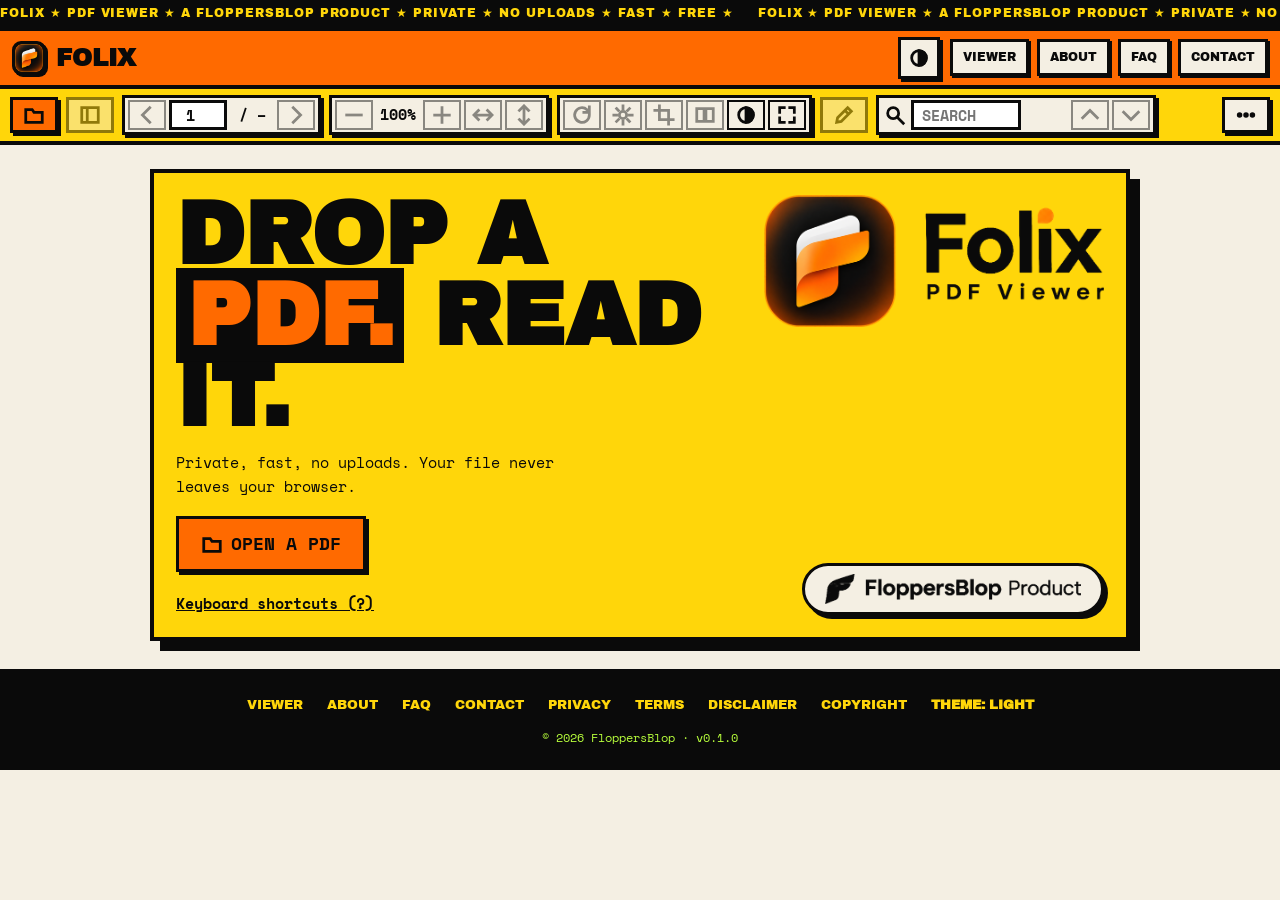
<file: index.html>
<!DOCTYPE html>
<html lang="en"><head><meta charset="utf-8"><meta name="viewport" content="width=device-width, initial-scale=1, viewport-fit=cover">
<title>Folix PDF Viewer</title><meta name="theme-color" content="#ff6a00">
<link rel="icon" type="image/png" sizes="32x32" href="assets/favicon-32.png"><link rel="apple-touch-icon" href="assets/apple-touch-icon.png"><link rel="manifest" href="site.webmanifest"><meta name="mobile-web-app-capable" content="yes"><meta name="apple-mobile-web-app-capable" content="yes"><meta name="apple-mobile-web-app-title" content="Folix">

<script>try{var t=localStorage.getItem('folix.theme');if(t==='dark'||t==='sepia')document.documentElement.dataset.theme=t;else if(localStorage.getItem('folix.dark')==='1')document.documentElement.dataset.theme='dark'}catch(e){}</script>
<link rel="stylesheet" href="styles.css"></head>
<body class="app">
<div id="chrome">
<div class="ticker" aria-hidden="true"><div class="tk"><span>FOLIX ★ PDF VIEWER ★ A FLOPPERSBLOP PRODUCT ★ PRIVATE ★ NO UPLOADS ★ FAST ★ FREE ★</span><span>FOLIX ★ PDF VIEWER ★ A FLOPPERSBLOP PRODUCT ★ PRIVATE ★ NO UPLOADS ★ FAST ★ FREE ★</span><span>FOLIX ★ PDF VIEWER ★ A FLOPPERSBLOP PRODUCT ★ PRIVATE ★ NO UPLOADS ★ FAST ★ FREE ★</span><span>FOLIX ★ PDF VIEWER ★ A FLOPPERSBLOP PRODUCT ★ PRIVATE ★ NO UPLOADS ★ FAST ★ FREE ★</span><span>FOLIX ★ PDF VIEWER ★ A FLOPPERSBLOP PRODUCT ★ PRIVATE ★ NO UPLOADS ★ FAST ★ FREE ★</span><span>FOLIX ★ PDF VIEWER ★ A FLOPPERSBLOP PRODUCT ★ PRIVATE ★ NO UPLOADS ★ FAST ★ FREE ★</span></div></div>
<header class="top"><a class="brand" href="index.html"><img src="assets/icon-192.png" alt=""><b>Folix</b></a>
<button type="button" class="thm" data-theme-toggle aria-label="Change theme"><img src="assets/icons/contrast.svg" alt=""></button>
<button class="burger" id="burger" aria-label="Menu" aria-expanded="false"><img src="assets/icons/menu.svg" alt=""></button>
<nav id="nav" aria-label="Main"><a href="index.html">Viewer</a><a href="about.html">About</a><a href="faq.html">FAQ</a><a href="contact.html">Contact</a></nav></header>
<div class="bar" role="toolbar" aria-label="PDF controls">
<div class="mini"><button id="mbtn" aria-label="Site menu" aria-expanded="false"><img src="assets/icon-192.png" alt=""></button></div>
<label class="btn pri" for="file" tabindex="0" id="openl"><img src="assets/icons/open.svg" alt=""><span>OPEN</span></label>
<input id="file" type="file" accept="application/pdf,.pdf" class="hide">
<button id="sb" aria-label="Pages and outline sidebar" aria-pressed="false" disabled><img src="assets/icons/sidebar.svg" alt=""></button>
<div class="grp" id="g-nav"><button id="prev" aria-label="Previous page" disabled><img src="assets/icons/prev.svg" alt=""></button><input id="pg" type="number" min="1" value="1" aria-label="Page number" disabled><span id="tot">/ –</span><button id="next" aria-label="Next page" disabled><img src="assets/icons/next.svg" alt=""></button></div>
<div class="grp" id="g-zoom"><button id="zo" aria-label="Zoom out" disabled><img src="assets/icons/zoom-out.svg" alt=""></button><span id="zl">100%</span><button id="zi" aria-label="Zoom in" disabled><img src="assets/icons/zoom-in.svg" alt=""></button><button id="fit" aria-label="Fit width" disabled><img src="assets/icons/fit-width.svg" alt=""></button><button id="fith" aria-label="Fit height" disabled><img src="assets/icons/fit-height.svg" alt=""></button></div>
<div class="grp" id="g-view"><button id="rot" aria-label="Rotate page" disabled><img src="assets/icons/rotate.svg" alt=""></button><button id="spotb" aria-label="Spotlight reading mode" aria-pressed="false" disabled><img src="assets/icons/spotlight.svg" alt=""></button><button id="trim" aria-label="Fit content (trim margins)" disabled><img src="assets/icons/trim.svg" alt=""></button><button id="two" aria-label="Two-page view" aria-pressed="false" disabled><img src="assets/icons/two-page.svg" alt=""></button><button id="dark" aria-label="Dark reading mode"><img src="assets/icons/contrast.svg" alt=""></button><button id="fs" aria-label="Fullscreen"><img src="assets/icons/fullscreen.svg" alt=""></button></div>
<button id="ann" aria-label="Annotate" aria-pressed="false" disabled><img src="assets/icons/pen.svg" alt=""><span>NOTES</span></button>
<div class="grp" id="g-search"><img width="22" height="22" src="assets/icons/search.svg" alt=""><input id="q" type="search" placeholder="SEARCH" aria-label="Search text" disabled><span id="cnt" role="button" tabindex="0" title="Show all results"></span><button id="sprev" aria-label="Previous match" disabled><img src="assets/icons/prev.svg" alt=""></button><button id="snext" aria-label="Next match" disabled><img src="assets/icons/next.svg" alt=""></button></div>
<div class="grp" id="g-tools"><button id="tts" aria-label="Read aloud" disabled><img src="assets/icons/speaker.svg" alt=""></button><button id="png" aria-label="Save page as image" disabled><img src="assets/icons/image.svg" alt=""></button><button id="ptb" aria-label="Page tools" disabled><img src="assets/icons/pages-edit.svg" alt=""></button></div>
<button id="share" aria-label="Share PDF" disabled><img src="assets/icons/share.svg" alt=""></button><button id="dl" aria-label="Download" disabled><img src="assets/icons/download.svg" alt=""></button><button id="pr" aria-label="Print" disabled><img src="assets/icons/print.svg" alt=""></button>
<button id="pin" class="on" aria-pressed="true" aria-label="Toggle top bar: pinned or auto-hide"><img src="assets/icons/pin.svg" alt=""><span id="pinl">PINNED</span></button>
<button id="moreb" class="hide" aria-label="More tools" aria-expanded="false"><img src="assets/icons/more.svg" alt=""><span>MORE</span></button>
</div>
<div class="abar hide" id="abar" role="toolbar" aria-label="Annotation tools">
<div class="grp"><button data-tool="pen" aria-pressed="false" aria-label="Pen"><img src="assets/icons/pen.svg" alt=""><span>Pen</span></button><button data-tool="mk" aria-pressed="false" aria-label="Marker"><img src="assets/icons/marker.svg" alt=""><span>Marker</span></button><button data-tool="hl" aria-pressed="false" aria-label="Highlight"><img src="assets/icons/highlight.svg" alt=""><span>Highlight</span></button><button data-tool="tx" aria-pressed="false" aria-label="Text"><img src="assets/icons/textbox.svg" alt=""><span>Text</span></button><button data-tool="note" aria-pressed="false" aria-label="Note"><img src="assets/icons/note.svg" alt=""><span>Note</span></button><button data-tool="sig" aria-pressed="false" aria-label="Sign"><img src="assets/icons/signature.svg" alt=""><span>Sign</span></button><button data-tool="er" aria-pressed="false" aria-label="Eraser"><img src="assets/icons/eraser.svg" alt=""><span>Eraser</span></button></div>
<div class="grp" id="sws"><button class="sw" data-c="#0a0a0a" style="background:#0a0a0a" aria-label="Colour black"></button><button class="sw" data-c="#ff3b30" style="background:#ff3b30" aria-label="Colour red"></button><button class="sw" data-c="#ff6a00" style="background:#ff6a00" aria-label="Colour orange"></button><button class="sw" data-c="#ffd60a" style="background:#ffd60a" aria-label="Colour yellow"></button><button class="sw" data-c="#2bd96b" style="background:#2bd96b" aria-label="Colour green"></button><button class="sw" data-c="#1e90ff" style="background:#1e90ff" aria-label="Colour blue"></button></div>
<div class="grp" id="wds"><button data-w="2" aria-label="Thin">S</button><button data-w="4" aria-label="Medium">M</button><button data-w="8" aria-label="Thick">L</button></div>
<div class="grp"><button id="undo" aria-label="Undo" disabled><img src="assets/icons/undo.svg" alt=""></button><button id="redo" aria-label="Redo" disabled><img src="assets/icons/redo.svg" alt=""></button></div>
<button id="asave" aria-label="Save annotated PDF"><img src="assets/icons/download.svg" alt=""><span>SAVE PDF</span></button>
</div>
</div>
<div class="work" id="work">
<aside id="side" data-tab="pages" aria-label="Pages and outline"><div class="tabs"><button id="tabp" class="on">Pages</button><button id="tabo">Outline</button><button id="tabq">Find</button><button id="tabn">Notes</button></div><div id="thumbs" class="panel"></div><div id="outline" class="panel"></div><div id="results" class="panel"></div><div id="notes" class="panel"></div></aside>
<main id="main"><div id="pages"></div>
<div id="empty">
<section class="hero"><img class="lockup l" src="assets/folix-lockup.png" alt="Folix PDF Viewer"><img class="lockup d" src="assets/folix-lockup-dark.png" alt="" aria-hidden="true">
<div class="copy"><h1>Drop a <em>PDF.</em> Read it.</h1><p>Private, fast, no uploads. Your file never leaves your browser.</p><label class="btn pri" for="file" tabindex="-1"><img src="assets/icons/open.svg" alt=""><span>Open a PDF</span></label> <button id="install" class="btn hide" type="button"><img src="assets/icons/download.svg" alt=""><span>Install app</span></button>
<button id="hkb2" class="lnk" type="button">Keyboard shortcuts (?)</button></div>
<div class="pill"><img class="l" src="assets/floppersblop-product.png" alt="FloppersBlop Product"><img class="d" src="assets/floppersblop-product-dark.png" alt="" aria-hidden="true"></div></section>
<section id="recent" class="recent hide" aria-label="Recent files"><div class="rh"><h2>Recent</h2><button id="rclr" class="lnk" type="button">Clear</button></div><div id="rgrid"></div><p class="rnote">Recent files are kept only in this browser.</p></section>
<footer><nav class="nav" aria-label="Site"><a href="index.html">Viewer</a><a href="about.html">About</a><a href="faq.html">FAQ</a><a href="contact.html">Contact</a><a href="privacy.html">Privacy</a><a href="terms.html">Terms</a><a href="disclaimer.html">Disclaimer</a><a href="copyright.html">Copyright</a><button type="button" class="thm-f" data-theme-toggle="text"></button></nav><div>&copy; <span data-cfg="year"></span> <span data-cfg="owner"></span> &middot; v<span data-cfg="version"></span></div></footer></div></main>
<div id="spot" class="hide" aria-hidden="true"><i></i></div>
</div>
<button id="reveal" class="hide" aria-label="Show top bar">&#9660; BAR</button>
<dialog id="pw" aria-labelledby="pwt"><form id="pwf"><h2 id="pwt">Locked PDF</h2><p id="pwmsg"></p><input id="pwi" type="password" autocomplete="off" aria-label="PDF password" placeholder="PASSWORD"><div class="row"><button type="submit" class="pri" id="pwok">Unlock</button><button type="button" id="pwx">Cancel</button></div></form></dialog>
<dialog id="ntd" aria-labelledby="ntt"><form id="ntf"><h2 id="ntt">Add note</h2><textarea id="nti" rows="4" maxlength="500" aria-label="Note text" placeholder="TYPE YOUR NOTE"></textarea><div class="row"><button type="submit" class="pri">Add</button><button type="button" id="ntc">Cancel</button></div></form></dialog>
<dialog id="hk" aria-labelledby="hkt"><h2 id="hkt">Keyboard shortcuts</h2><table class="keys"><tr><td><kbd>← →</kbd></td><td>Previous / next page</td></tr><tr><td><kbd>Home / End</kbd></td><td>First / last page</td></tr><tr><td><kbd>Ctrl + F</kbd></td><td>Search</td></tr><tr><td><kbd>Ctrl + / Ctrl −</kbd></td><td>Zoom in / out</td></tr><tr><td><kbd>W</kbd></td><td>Fit width</td></tr><tr><td><kbd>H</kbd></td><td>Fit height</td></tr><tr><td><kbd>R</kbd></td><td>Rotate</td></tr><tr><td><kbd>T</kbd></td><td>Change theme</td></tr><tr><td><kbd>2</kbd></td><td>Two-page view</td></tr><tr><td><kbd>S</kbd></td><td>Pages sidebar</td></tr><tr><td><kbd>A</kbd></td><td>Annotation tools</td></tr><tr><td><kbd>Ctrl + Z / Y</kbd></td><td>Undo / redo</td></tr><tr><td><kbd>Esc</kbd></td><td>Close menu or tool</td></tr><tr><td><kbd>G</kbd></td><td>Go to page</td></tr><tr><td><kbd>V</kbd></td><td>Read aloud</td></tr><tr><td><kbd>C</kbd></td><td>Fit content (trim margins)</td></tr><tr><td><kbd>E</kbd></td><td>Page tools</td></tr><tr><td><kbd>L</kbd></td><td>Spotlight night reading</td></tr><tr><td><kbd>[</kbd> <kbd>]</kbd></td><td>Spotlight smaller / larger</td></tr><tr><td><kbd>?</kbd></td><td>This help</td></tr></table><div class="row"><button type="button" id="hkx" class="pri">Close</button></div></dialog>
<dialog id="sgd" aria-labelledby="sgt"><form id="sgf"><h2 id="sgt">Signature</h2>
<div id="sgsaved" class="hide"><p>Saved signature</p><img id="sgimg" alt="Saved signature"><button type="button" id="sguse" class="pri">Use saved</button><p class="or">OR CREATE A NEW ONE</p></div>
<div class="tabs2"><button type="button" id="sgtd" class="on">Draw</button><button type="button" id="sgtt">Type</button></div>
<div id="sgdraw"><canvas id="sgc" width="560" height="200" aria-label="Draw your signature here"></canvas><button type="button" id="sgclr">Clear</button></div>
<div id="sgtype" class="hide"><input id="sgi" type="text" maxlength="40" placeholder="TYPE YOUR NAME" aria-label="Signature text"><div id="sgprev"></div></div>
<p id="sgerr" class="err" role="alert"></p>
<div class="row"><button type="submit" class="pri">Place signature</button><button type="button" id="sgx">Cancel</button></div></form></dialog>
<dialog id="ptd" aria-labelledby="ptt"><h2 id="ptt">Page tools</h2><p class="pts">Drag pages to reorder. Rotate, delete or select pages, add pages from another PDF, then apply the changes or save a copy.</p>
<div class="ptbar"><button type="button" id="ptall">Select all</button><button type="button" id="ptnone">Clear selection</button><label class="btn" for="ptadd">Add pages from a PDF</label><input id="ptadd" type="file" accept="application/pdf,.pdf" class="hide"></div>
<div id="ptg"></div><p id="pterr" class="err" role="alert"></p>
<div class="row ptrow"><button type="button" id="ptapply" class="pri">Apply to this document</button><button type="button" id="ptsave">Save a copy</button><button type="button" id="ptext">Extract selected</button><button type="button" id="ptx">Close</button></div></dialog>
<div id="ttsbar" class="hide" role="group" aria-label="Read aloud controls"><button id="ttsprev" type="button" aria-label="Previous sentence">&lsaquo;</button><button id="ttsplay" type="button">Pause</button><button id="ttsnext" type="button" aria-label="Next sentence">&rsaquo;</button><button id="ttsrate" type="button" aria-label="Reading speed">1&times;</button><select id="ttsv" aria-label="Voice"></select><button id="ttsstop" type="button">Stop</button></div>
<div id="more" class="pop" aria-label="More tools"></div>
<nav id="mnav" class="pop" aria-label="Site"><a href="index.html">Viewer</a><a href="about.html">About</a><a href="faq.html">FAQ</a><a href="contact.html">Contact</a><a href="privacy.html">Privacy</a><a href="terms.html">Terms</a><a href="disclaimer.html">Disclaimer</a><a href="copyright.html">Copyright</a><button type="button" id="hkb">Shortcuts</button><button type="button" id="kz"></button><button type="button" id="rec"></button><button type="button" data-theme-toggle="text"></button></nav>
<div id="spctl" class="hide" role="group" aria-label="Spotlight controls"><button id="spm" type="button" aria-label="Smaller spotlight">&minus;</button><span>SPOTLIGHT</span><button id="spp" type="button" aria-label="Larger spotlight">+</button><button id="spx" type="button" aria-label="Turn spotlight off">OFF</button></div>
<div id="msg" role="status"></div>
<script src="lib/pdf.min.js"></script>
<script src="config.js"></script><script src="app.js"></script></body></html>
</file>
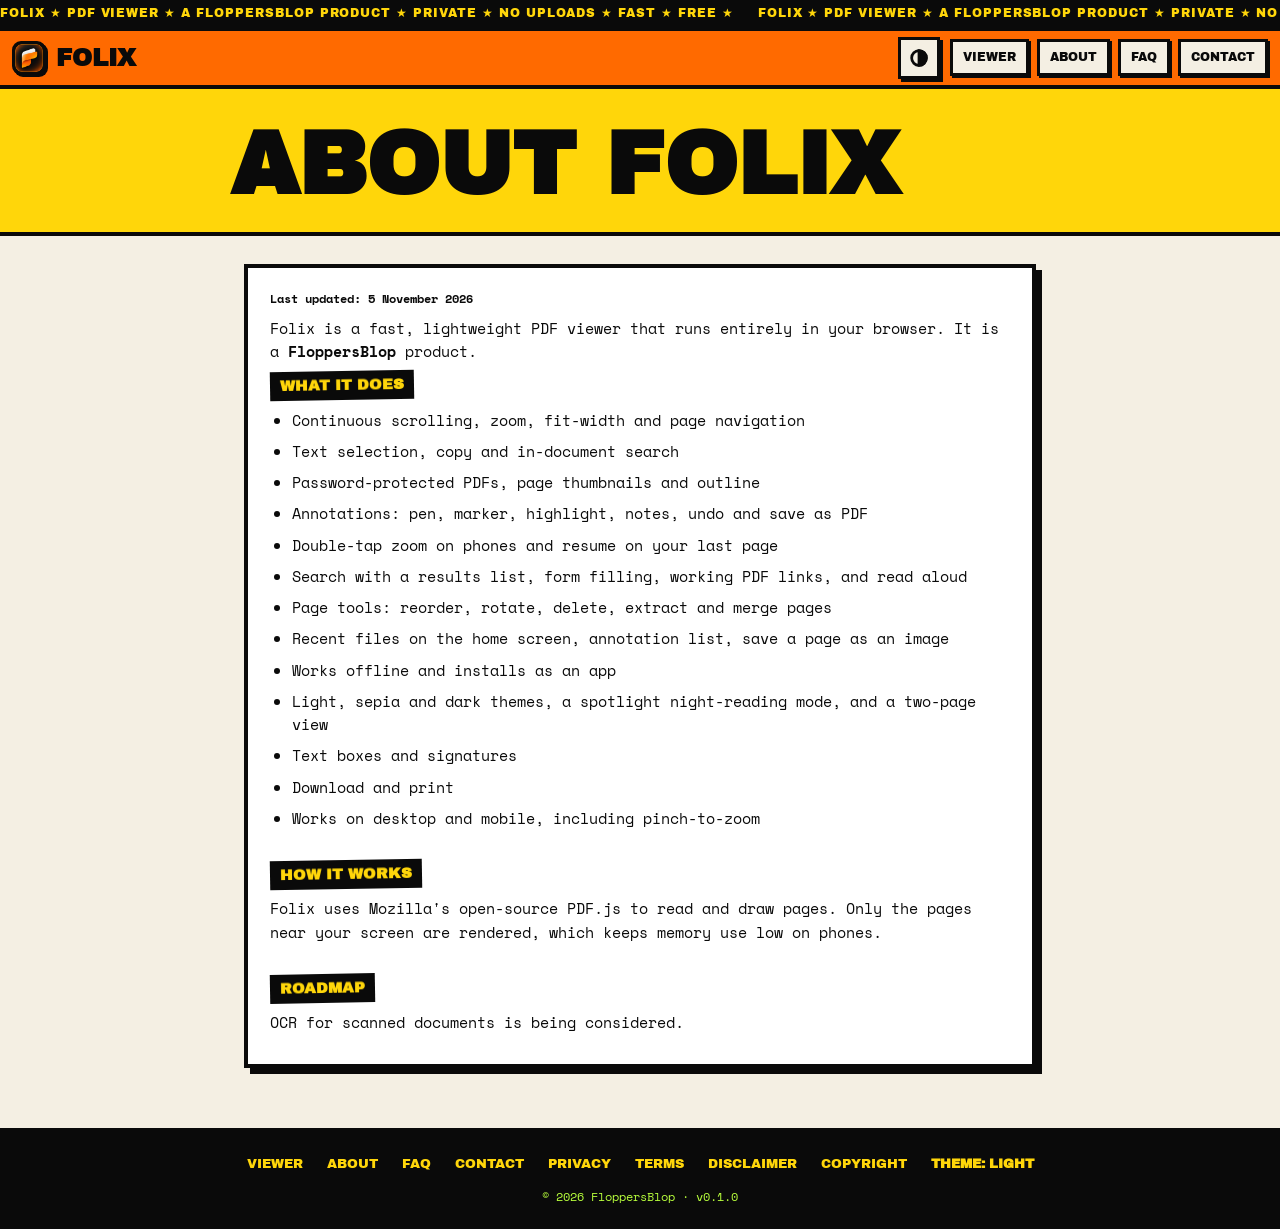
<file: about.html>
<!DOCTYPE html>
<html lang="en"><head><meta charset="utf-8"><meta name="viewport" content="width=device-width, initial-scale=1, viewport-fit=cover">
<title>About Folix - Folix</title><meta name="theme-color" content="#ff6a00">
<link rel="icon" type="image/png" sizes="32x32" href="assets/favicon-32.png"><link rel="apple-touch-icon" href="assets/apple-touch-icon.png"><link rel="manifest" href="site.webmanifest"><meta name="mobile-web-app-capable" content="yes"><meta name="apple-mobile-web-app-capable" content="yes"><meta name="apple-mobile-web-app-title" content="Folix">

<script>try{var t=localStorage.getItem('folix.theme');if(t==='dark'||t==='sepia')document.documentElement.dataset.theme=t;else if(localStorage.getItem('folix.dark')==='1')document.documentElement.dataset.theme='dark'}catch(e){}</script>
<link rel="stylesheet" href="styles.css"></head>
<body>
<div class="ticker" aria-hidden="true"><div class="tk"><span>FOLIX ★ PDF VIEWER ★ A FLOPPERSBLOP PRODUCT ★ PRIVATE ★ NO UPLOADS ★ FAST ★ FREE ★</span><span>FOLIX ★ PDF VIEWER ★ A FLOPPERSBLOP PRODUCT ★ PRIVATE ★ NO UPLOADS ★ FAST ★ FREE ★</span><span>FOLIX ★ PDF VIEWER ★ A FLOPPERSBLOP PRODUCT ★ PRIVATE ★ NO UPLOADS ★ FAST ★ FREE ★</span><span>FOLIX ★ PDF VIEWER ★ A FLOPPERSBLOP PRODUCT ★ PRIVATE ★ NO UPLOADS ★ FAST ★ FREE ★</span><span>FOLIX ★ PDF VIEWER ★ A FLOPPERSBLOP PRODUCT ★ PRIVATE ★ NO UPLOADS ★ FAST ★ FREE ★</span><span>FOLIX ★ PDF VIEWER ★ A FLOPPERSBLOP PRODUCT ★ PRIVATE ★ NO UPLOADS ★ FAST ★ FREE ★</span></div></div>
<header class="top"><a class="brand" href="index.html"><img src="assets/icon-192.png" alt=""><b>Folix</b></a>
<button type="button" class="thm" data-theme-toggle aria-label="Change theme"><img src="assets/icons/contrast.svg" alt=""></button>
<button class="burger" id="burger" aria-label="Menu" aria-expanded="false"><img src="assets/icons/menu.svg" alt=""></button>
<nav id="nav" aria-label="Main"><a href="index.html">Viewer</a><a href="about.html">About</a><a href="faq.html">FAQ</a><a href="contact.html">Contact</a></nav></header>
<main><div class="t"><h1>About Folix</h1></div><div class="wrap"><article class="card"><p class="up">Last updated: <span data-cfg="updated"></span></p>
<p>Folix is a fast, lightweight PDF viewer that runs entirely in your browser. It is a <b data-cfg="owner"></b> product.</p>
<h2>What it does</h2><ul><li>Continuous scrolling, zoom, fit-width and page navigation</li><li>Text selection, copy and in-document search</li><li>Password-protected PDFs, page thumbnails and outline</li><li>Annotations: pen, marker, highlight, notes, undo and save as PDF</li><li>Double-tap zoom on phones and resume on your last page</li><li>Search with a results list, form filling, working PDF links, and read aloud</li><li>Page tools: reorder, rotate, delete, extract and merge pages</li><li>Recent files on the home screen, annotation list, save a page as an image</li><li>Works offline and installs as an app</li><li>Light, sepia and dark themes, a spotlight night-reading mode, and a two-page view</li><li>Text boxes and signatures</li><li>Download and print</li><li>Works on desktop and mobile, including pinch-to-zoom</li></ul>
<h2>How it works</h2><p>Folix uses Mozilla's open-source PDF.js to read and draw pages. Only the pages near your screen are rendered, which keeps memory use low on phones.</p>
<h2>Roadmap</h2><p>OCR for scanned documents is being considered.</p>
</article></div></main>
<footer><nav class="nav" aria-label="Site"><a href="index.html">Viewer</a><a href="about.html">About</a><a href="faq.html">FAQ</a><a href="contact.html">Contact</a><a href="privacy.html">Privacy</a><a href="terms.html">Terms</a><a href="disclaimer.html">Disclaimer</a><a href="copyright.html">Copyright</a><button type="button" class="thm-f" data-theme-toggle="text"></button></nav><div>&copy; <span data-cfg="year"></span> <span data-cfg="owner"></span> &middot; v<span data-cfg="version"></span></div></footer>
<script src="config.js"></script><script src="app.js"></script></body></html>
</file>
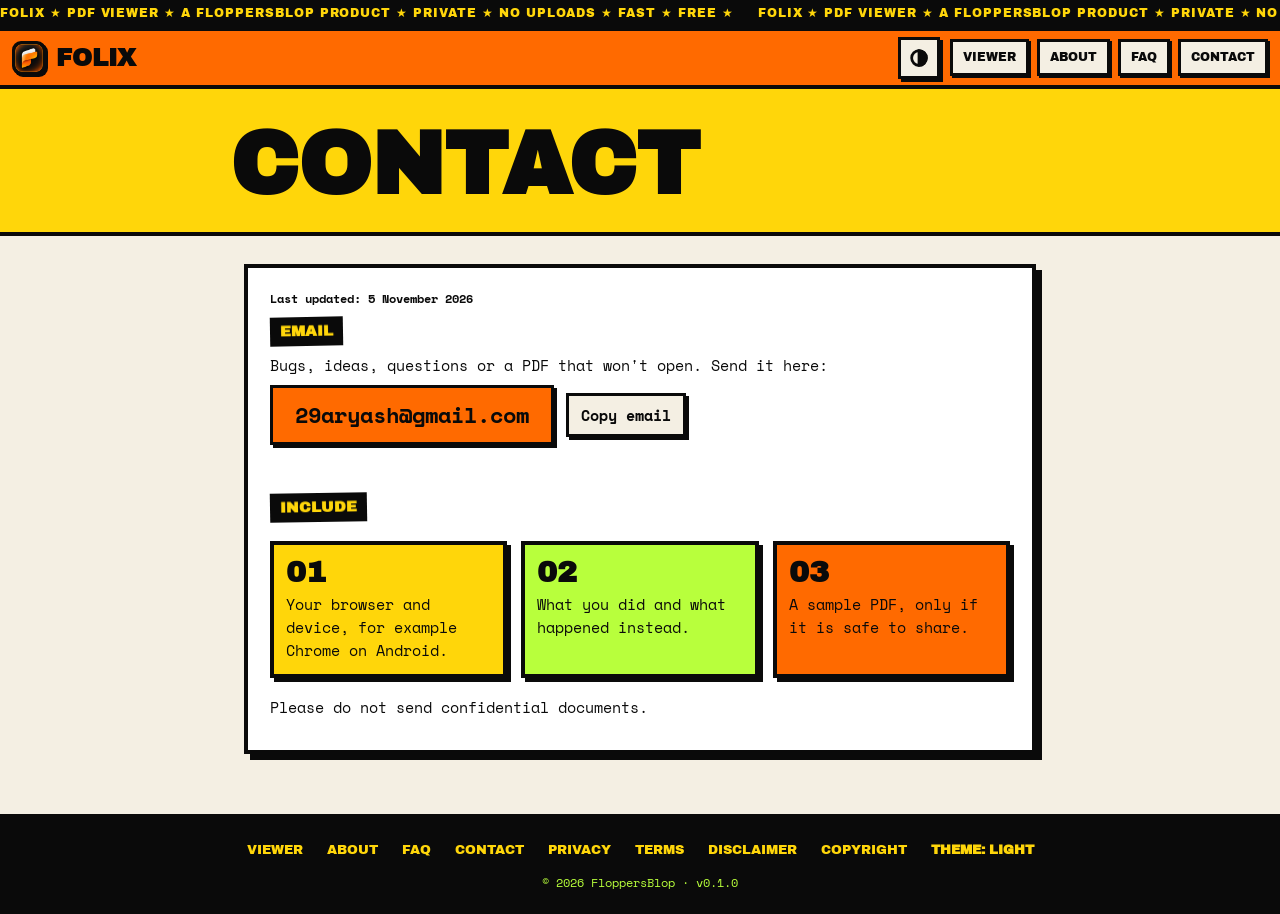
<file: contact.html>
<!DOCTYPE html>
<html lang="en"><head><meta charset="utf-8"><meta name="viewport" content="width=device-width, initial-scale=1, viewport-fit=cover">
<title>Contact - Folix</title><meta name="theme-color" content="#ff6a00">
<link rel="icon" type="image/png" sizes="32x32" href="assets/favicon-32.png"><link rel="apple-touch-icon" href="assets/apple-touch-icon.png"><link rel="manifest" href="site.webmanifest"><meta name="mobile-web-app-capable" content="yes"><meta name="apple-mobile-web-app-capable" content="yes"><meta name="apple-mobile-web-app-title" content="Folix">

<script>try{var t=localStorage.getItem('folix.theme');if(t==='dark'||t==='sepia')document.documentElement.dataset.theme=t;else if(localStorage.getItem('folix.dark')==='1')document.documentElement.dataset.theme='dark'}catch(e){}</script>
<link rel="stylesheet" href="styles.css"></head>
<body>
<div class="ticker" aria-hidden="true"><div class="tk"><span>FOLIX ★ PDF VIEWER ★ A FLOPPERSBLOP PRODUCT ★ PRIVATE ★ NO UPLOADS ★ FAST ★ FREE ★</span><span>FOLIX ★ PDF VIEWER ★ A FLOPPERSBLOP PRODUCT ★ PRIVATE ★ NO UPLOADS ★ FAST ★ FREE ★</span><span>FOLIX ★ PDF VIEWER ★ A FLOPPERSBLOP PRODUCT ★ PRIVATE ★ NO UPLOADS ★ FAST ★ FREE ★</span><span>FOLIX ★ PDF VIEWER ★ A FLOPPERSBLOP PRODUCT ★ PRIVATE ★ NO UPLOADS ★ FAST ★ FREE ★</span><span>FOLIX ★ PDF VIEWER ★ A FLOPPERSBLOP PRODUCT ★ PRIVATE ★ NO UPLOADS ★ FAST ★ FREE ★</span><span>FOLIX ★ PDF VIEWER ★ A FLOPPERSBLOP PRODUCT ★ PRIVATE ★ NO UPLOADS ★ FAST ★ FREE ★</span></div></div>
<header class="top"><a class="brand" href="index.html"><img src="assets/icon-192.png" alt=""><b>Folix</b></a>
<button type="button" class="thm" data-theme-toggle aria-label="Change theme"><img src="assets/icons/contrast.svg" alt=""></button>
<button class="burger" id="burger" aria-label="Menu" aria-expanded="false"><img src="assets/icons/menu.svg" alt=""></button>
<nav id="nav" aria-label="Main"><a href="index.html">Viewer</a><a href="about.html">About</a><a href="faq.html">FAQ</a><a href="contact.html">Contact</a></nav></header>
<main><div class="t"><h1>Contact</h1></div><div class="wrap"><article class="card"><p class="up">Last updated: <span data-cfg="updated"></span></p>
<h2>Email</h2>
<p>Bugs, ideas, questions or a PDF that won't open. Send it here:</p>
<div class="mailbox"><a class="btn pri" data-mail href="#"><span data-cfg="email"></span></a><button type="button" id="copy">Copy email</button></div>
<h2>Include</h2>
<ul class="steps"><li><b>01</b>Your browser and device, for example Chrome on Android.</li><li><b>02</b>What you did and what happened instead.</li><li><b>03</b>A sample PDF, only if it is safe to share.</li></ul>
<p style="margin-top:18px">Please do not send confidential documents.</p>
</article></div></main>
<footer><nav class="nav" aria-label="Site"><a href="index.html">Viewer</a><a href="about.html">About</a><a href="faq.html">FAQ</a><a href="contact.html">Contact</a><a href="privacy.html">Privacy</a><a href="terms.html">Terms</a><a href="disclaimer.html">Disclaimer</a><a href="copyright.html">Copyright</a><button type="button" class="thm-f" data-theme-toggle="text"></button></nav><div>&copy; <span data-cfg="year"></span> <span data-cfg="owner"></span> &middot; v<span data-cfg="version"></span></div></footer>
<script src="config.js"></script><script src="app.js"></script></body></html>
</file>
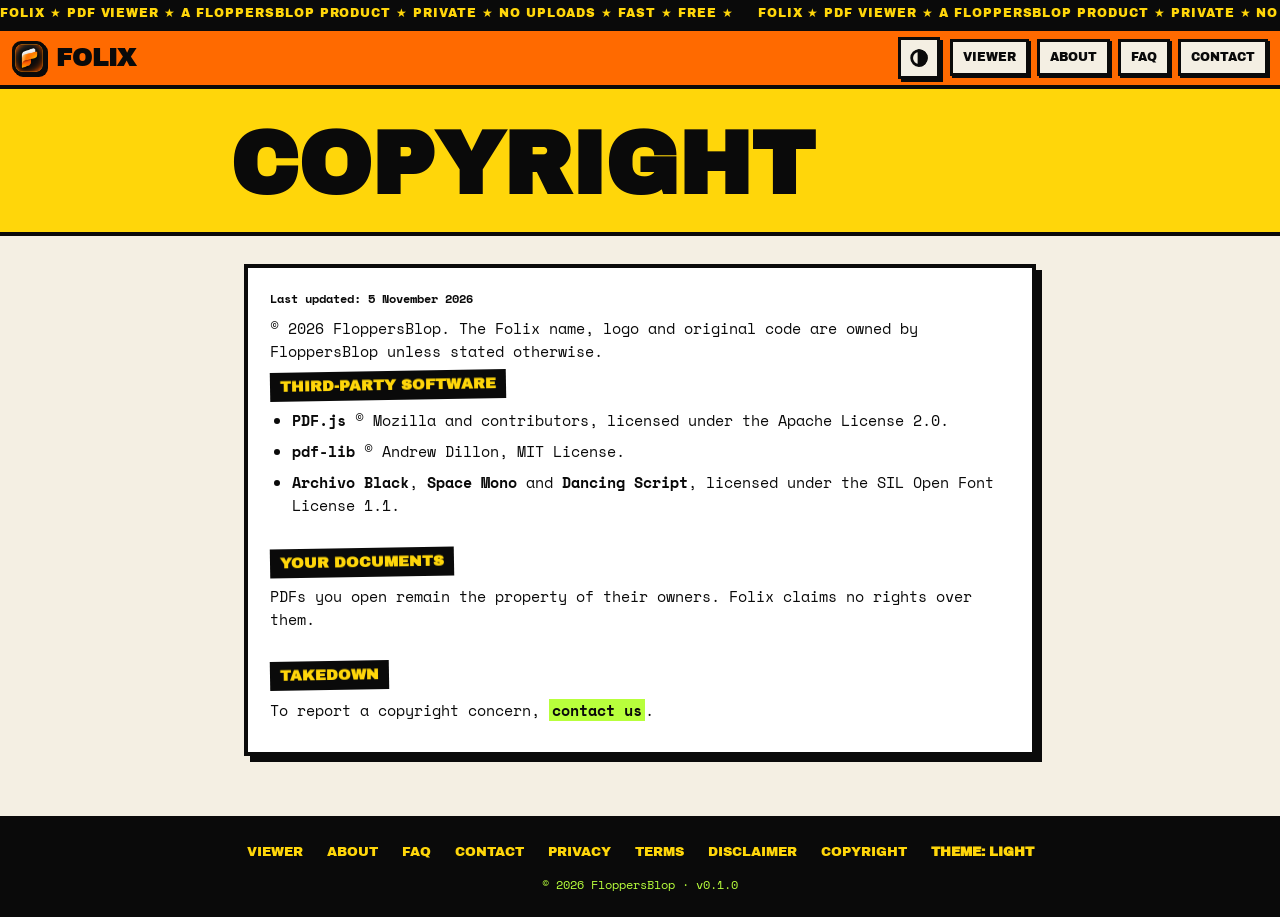
<file: copyright.html>
<!DOCTYPE html>
<html lang="en"><head><meta charset="utf-8"><meta name="viewport" content="width=device-width, initial-scale=1, viewport-fit=cover">
<title>Copyright - Folix</title><meta name="theme-color" content="#ff6a00">
<link rel="icon" type="image/png" sizes="32x32" href="assets/favicon-32.png"><link rel="apple-touch-icon" href="assets/apple-touch-icon.png"><link rel="manifest" href="site.webmanifest"><meta name="mobile-web-app-capable" content="yes"><meta name="apple-mobile-web-app-capable" content="yes"><meta name="apple-mobile-web-app-title" content="Folix">

<script>try{var t=localStorage.getItem('folix.theme');if(t==='dark'||t==='sepia')document.documentElement.dataset.theme=t;else if(localStorage.getItem('folix.dark')==='1')document.documentElement.dataset.theme='dark'}catch(e){}</script>
<link rel="stylesheet" href="styles.css"></head>
<body>
<div class="ticker" aria-hidden="true"><div class="tk"><span>FOLIX ★ PDF VIEWER ★ A FLOPPERSBLOP PRODUCT ★ PRIVATE ★ NO UPLOADS ★ FAST ★ FREE ★</span><span>FOLIX ★ PDF VIEWER ★ A FLOPPERSBLOP PRODUCT ★ PRIVATE ★ NO UPLOADS ★ FAST ★ FREE ★</span><span>FOLIX ★ PDF VIEWER ★ A FLOPPERSBLOP PRODUCT ★ PRIVATE ★ NO UPLOADS ★ FAST ★ FREE ★</span><span>FOLIX ★ PDF VIEWER ★ A FLOPPERSBLOP PRODUCT ★ PRIVATE ★ NO UPLOADS ★ FAST ★ FREE ★</span><span>FOLIX ★ PDF VIEWER ★ A FLOPPERSBLOP PRODUCT ★ PRIVATE ★ NO UPLOADS ★ FAST ★ FREE ★</span><span>FOLIX ★ PDF VIEWER ★ A FLOPPERSBLOP PRODUCT ★ PRIVATE ★ NO UPLOADS ★ FAST ★ FREE ★</span></div></div>
<header class="top"><a class="brand" href="index.html"><img src="assets/icon-192.png" alt=""><b>Folix</b></a>
<button type="button" class="thm" data-theme-toggle aria-label="Change theme"><img src="assets/icons/contrast.svg" alt=""></button>
<button class="burger" id="burger" aria-label="Menu" aria-expanded="false"><img src="assets/icons/menu.svg" alt=""></button>
<nav id="nav" aria-label="Main"><a href="index.html">Viewer</a><a href="about.html">About</a><a href="faq.html">FAQ</a><a href="contact.html">Contact</a></nav></header>
<main><div class="t"><h1>Copyright</h1></div><div class="wrap"><article class="card"><p class="up">Last updated: <span data-cfg="updated"></span></p>
<p>&copy; <span data-cfg="year"></span> <span data-cfg="owner"></span>. The Folix name, logo and original code are owned by <span data-cfg="owner"></span> unless stated otherwise.</p>
<h2>Third-party software</h2><ul><li><b>PDF.js</b> &copy; Mozilla and contributors, licensed under the Apache License 2.0.</li><li><b>pdf-lib</b> &copy; Andrew Dillon, MIT License.</li><li><b>Archivo Black</b>, <b>Space Mono</b> and <b>Dancing Script</b>, licensed under the SIL Open Font License 1.1.</li></ul>
<h2>Your documents</h2><p>PDFs you open remain the property of their owners. Folix claims no rights over them.</p>
<h2>Takedown</h2><p>To report a copyright concern, <a href="contact.html">contact us</a>.</p>
</article></div></main>
<footer><nav class="nav" aria-label="Site"><a href="index.html">Viewer</a><a href="about.html">About</a><a href="faq.html">FAQ</a><a href="contact.html">Contact</a><a href="privacy.html">Privacy</a><a href="terms.html">Terms</a><a href="disclaimer.html">Disclaimer</a><a href="copyright.html">Copyright</a><button type="button" class="thm-f" data-theme-toggle="text"></button></nav><div>&copy; <span data-cfg="year"></span> <span data-cfg="owner"></span> &middot; v<span data-cfg="version"></span></div></footer>
<script src="config.js"></script><script src="app.js"></script></body></html>
</file>
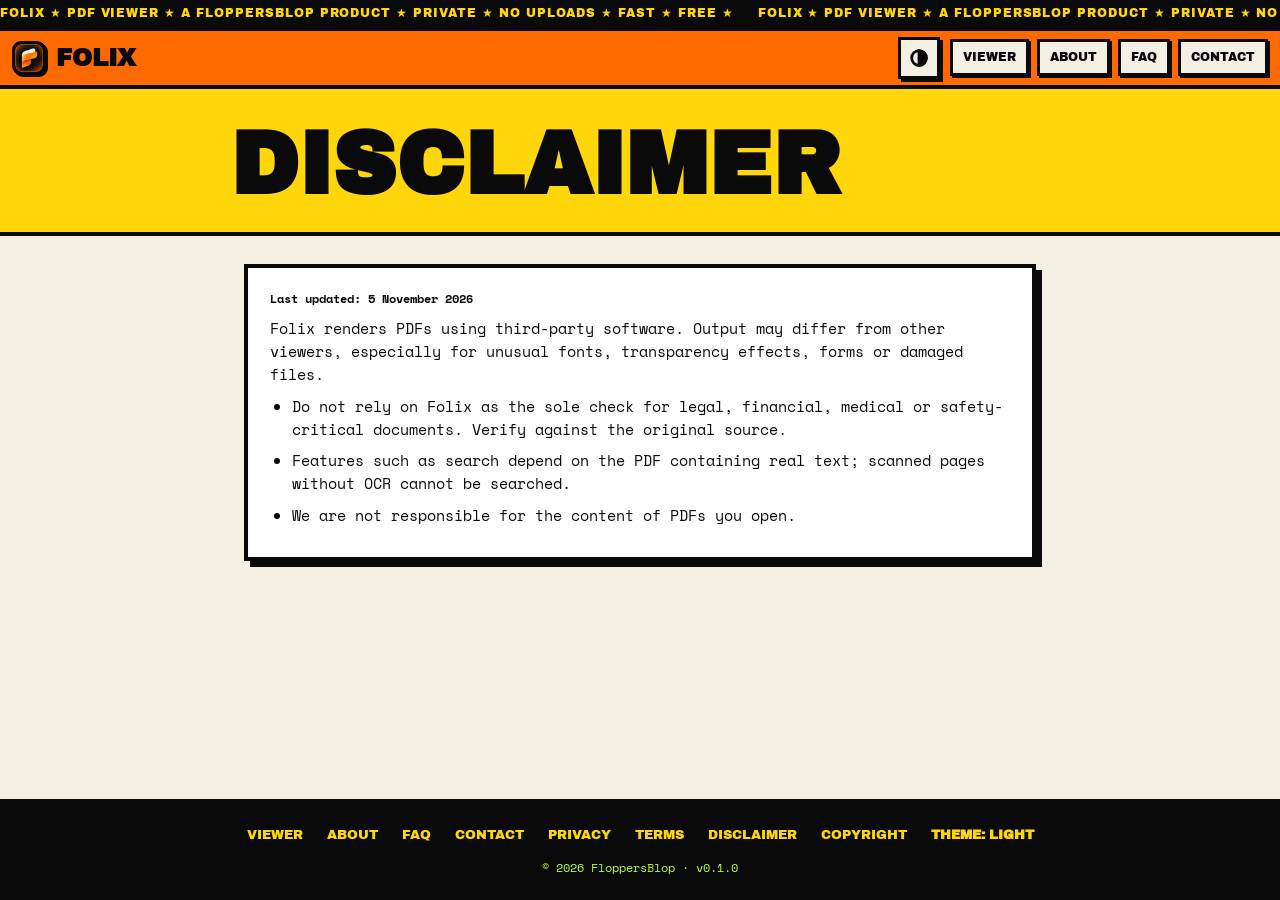
<file: disclaimer.html>
<!DOCTYPE html>
<html lang="en"><head><meta charset="utf-8"><meta name="viewport" content="width=device-width, initial-scale=1, viewport-fit=cover">
<title>Disclaimer - Folix</title><meta name="theme-color" content="#ff6a00">
<link rel="icon" type="image/png" sizes="32x32" href="assets/favicon-32.png"><link rel="apple-touch-icon" href="assets/apple-touch-icon.png"><link rel="manifest" href="site.webmanifest"><meta name="mobile-web-app-capable" content="yes"><meta name="apple-mobile-web-app-capable" content="yes"><meta name="apple-mobile-web-app-title" content="Folix">

<script>try{var t=localStorage.getItem('folix.theme');if(t==='dark'||t==='sepia')document.documentElement.dataset.theme=t;else if(localStorage.getItem('folix.dark')==='1')document.documentElement.dataset.theme='dark'}catch(e){}</script>
<link rel="stylesheet" href="styles.css"></head>
<body>
<div class="ticker" aria-hidden="true"><div class="tk"><span>FOLIX ★ PDF VIEWER ★ A FLOPPERSBLOP PRODUCT ★ PRIVATE ★ NO UPLOADS ★ FAST ★ FREE ★</span><span>FOLIX ★ PDF VIEWER ★ A FLOPPERSBLOP PRODUCT ★ PRIVATE ★ NO UPLOADS ★ FAST ★ FREE ★</span><span>FOLIX ★ PDF VIEWER ★ A FLOPPERSBLOP PRODUCT ★ PRIVATE ★ NO UPLOADS ★ FAST ★ FREE ★</span><span>FOLIX ★ PDF VIEWER ★ A FLOPPERSBLOP PRODUCT ★ PRIVATE ★ NO UPLOADS ★ FAST ★ FREE ★</span><span>FOLIX ★ PDF VIEWER ★ A FLOPPERSBLOP PRODUCT ★ PRIVATE ★ NO UPLOADS ★ FAST ★ FREE ★</span><span>FOLIX ★ PDF VIEWER ★ A FLOPPERSBLOP PRODUCT ★ PRIVATE ★ NO UPLOADS ★ FAST ★ FREE ★</span></div></div>
<header class="top"><a class="brand" href="index.html"><img src="assets/icon-192.png" alt=""><b>Folix</b></a>
<button type="button" class="thm" data-theme-toggle aria-label="Change theme"><img src="assets/icons/contrast.svg" alt=""></button>
<button class="burger" id="burger" aria-label="Menu" aria-expanded="false"><img src="assets/icons/menu.svg" alt=""></button>
<nav id="nav" aria-label="Main"><a href="index.html">Viewer</a><a href="about.html">About</a><a href="faq.html">FAQ</a><a href="contact.html">Contact</a></nav></header>
<main><div class="t"><h1>Disclaimer</h1></div><div class="wrap"><article class="card"><p class="up">Last updated: <span data-cfg="updated"></span></p>
<p>Folix renders PDFs using third-party software. Output may differ from other viewers, especially for unusual fonts, transparency effects, forms or damaged files.</p>
<ul><li>Do not rely on Folix as the sole check for legal, financial, medical or safety-critical documents. Verify against the original source.</li><li>Features such as search depend on the PDF containing real text; scanned pages without OCR cannot be searched.</li><li>We are not responsible for the content of PDFs you open.</li></ul>
</article></div></main>
<footer><nav class="nav" aria-label="Site"><a href="index.html">Viewer</a><a href="about.html">About</a><a href="faq.html">FAQ</a><a href="contact.html">Contact</a><a href="privacy.html">Privacy</a><a href="terms.html">Terms</a><a href="disclaimer.html">Disclaimer</a><a href="copyright.html">Copyright</a><button type="button" class="thm-f" data-theme-toggle="text"></button></nav><div>&copy; <span data-cfg="year"></span> <span data-cfg="owner"></span> &middot; v<span data-cfg="version"></span></div></footer>
<script src="config.js"></script><script src="app.js"></script></body></html>
</file>
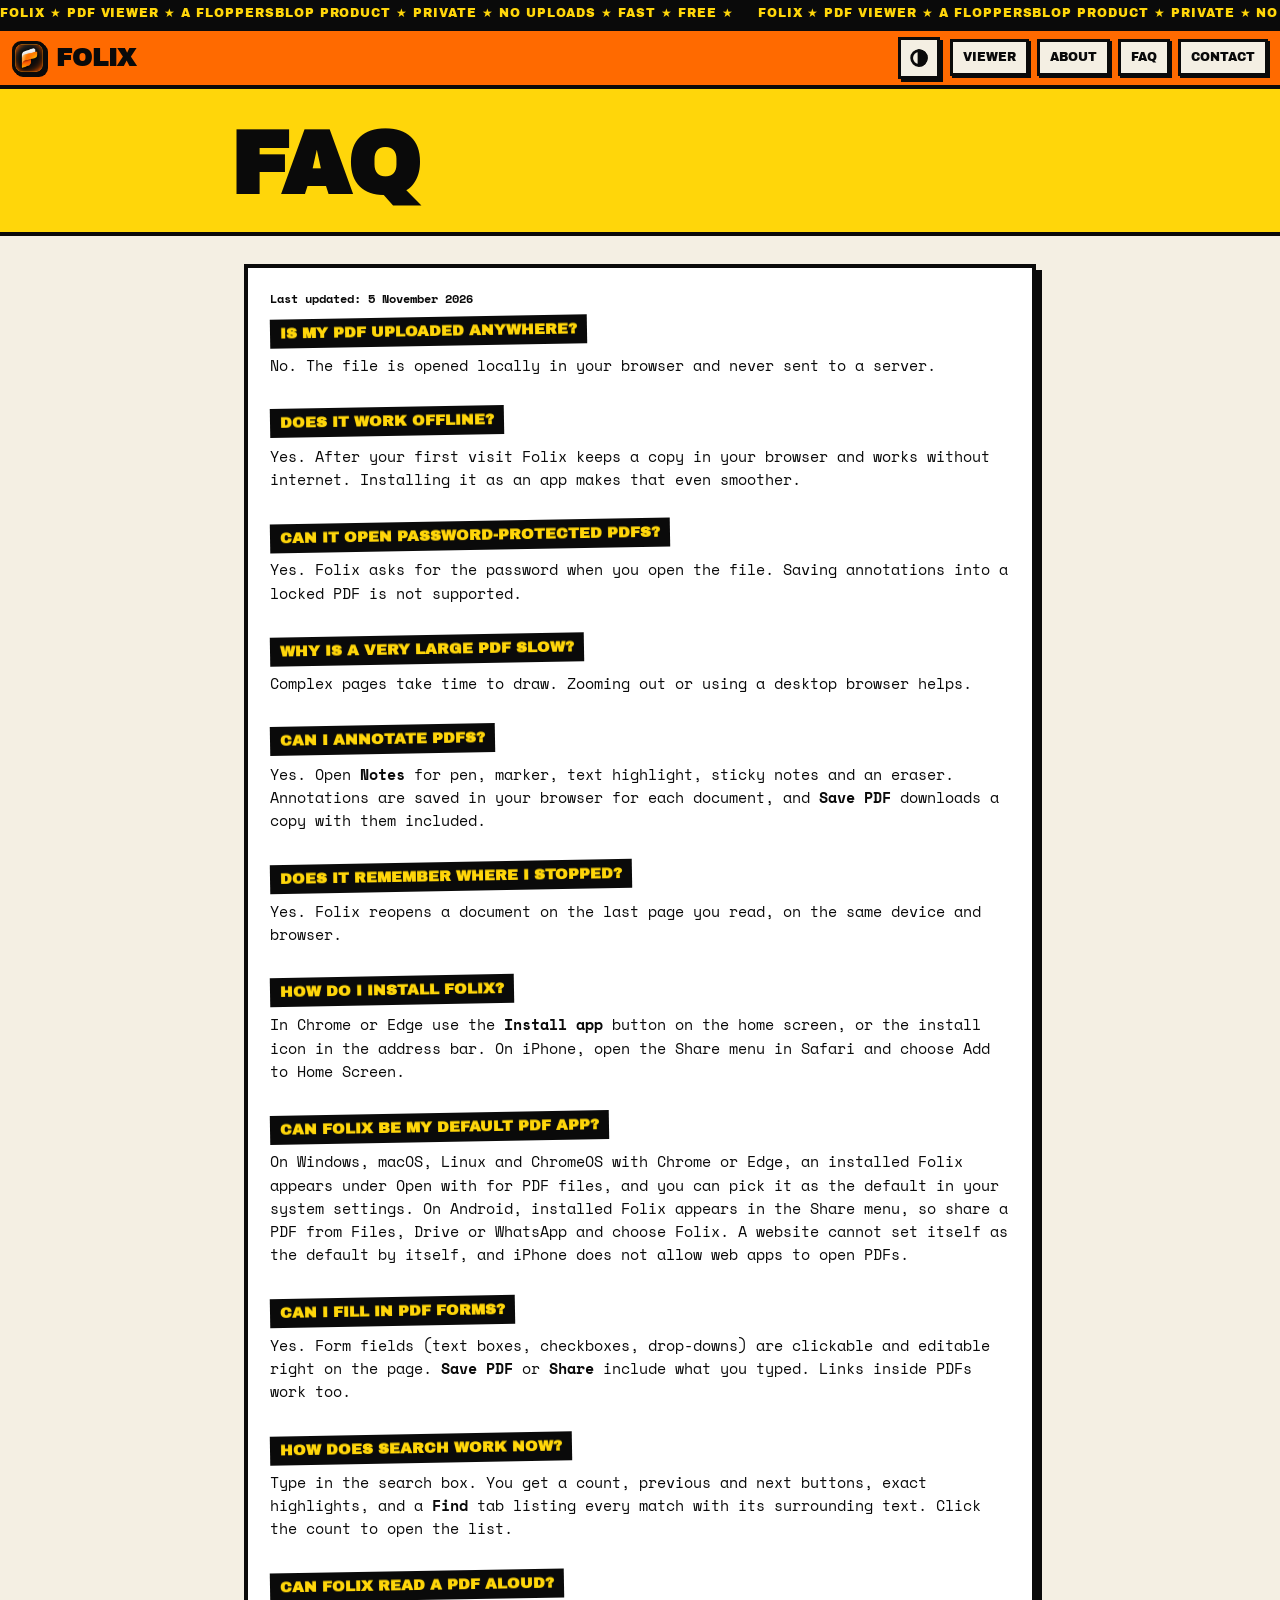
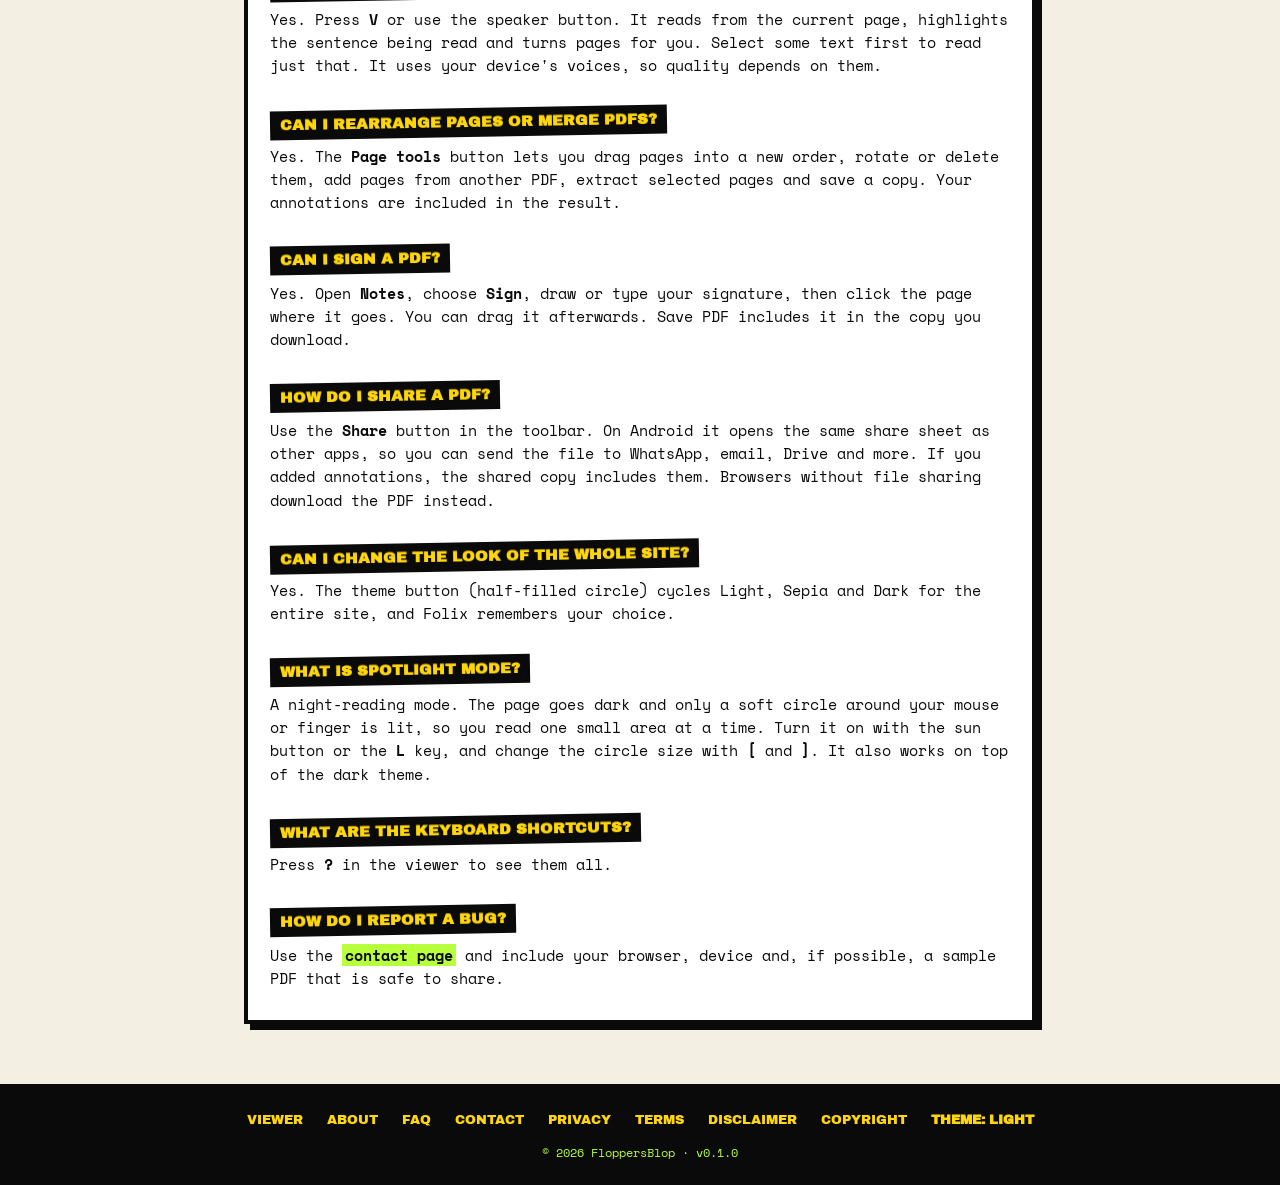
<file: faq.html>
<!DOCTYPE html>
<html lang="en"><head><meta charset="utf-8"><meta name="viewport" content="width=device-width, initial-scale=1, viewport-fit=cover">
<title>FAQ - Folix</title><meta name="theme-color" content="#ff6a00">
<link rel="icon" type="image/png" sizes="32x32" href="assets/favicon-32.png"><link rel="apple-touch-icon" href="assets/apple-touch-icon.png"><link rel="manifest" href="site.webmanifest"><meta name="mobile-web-app-capable" content="yes"><meta name="apple-mobile-web-app-capable" content="yes"><meta name="apple-mobile-web-app-title" content="Folix">

<script>try{var t=localStorage.getItem('folix.theme');if(t==='dark'||t==='sepia')document.documentElement.dataset.theme=t;else if(localStorage.getItem('folix.dark')==='1')document.documentElement.dataset.theme='dark'}catch(e){}</script>
<link rel="stylesheet" href="styles.css"></head>
<body>
<div class="ticker" aria-hidden="true"><div class="tk"><span>FOLIX ★ PDF VIEWER ★ A FLOPPERSBLOP PRODUCT ★ PRIVATE ★ NO UPLOADS ★ FAST ★ FREE ★</span><span>FOLIX ★ PDF VIEWER ★ A FLOPPERSBLOP PRODUCT ★ PRIVATE ★ NO UPLOADS ★ FAST ★ FREE ★</span><span>FOLIX ★ PDF VIEWER ★ A FLOPPERSBLOP PRODUCT ★ PRIVATE ★ NO UPLOADS ★ FAST ★ FREE ★</span><span>FOLIX ★ PDF VIEWER ★ A FLOPPERSBLOP PRODUCT ★ PRIVATE ★ NO UPLOADS ★ FAST ★ FREE ★</span><span>FOLIX ★ PDF VIEWER ★ A FLOPPERSBLOP PRODUCT ★ PRIVATE ★ NO UPLOADS ★ FAST ★ FREE ★</span><span>FOLIX ★ PDF VIEWER ★ A FLOPPERSBLOP PRODUCT ★ PRIVATE ★ NO UPLOADS ★ FAST ★ FREE ★</span></div></div>
<header class="top"><a class="brand" href="index.html"><img src="assets/icon-192.png" alt=""><b>Folix</b></a>
<button type="button" class="thm" data-theme-toggle aria-label="Change theme"><img src="assets/icons/contrast.svg" alt=""></button>
<button class="burger" id="burger" aria-label="Menu" aria-expanded="false"><img src="assets/icons/menu.svg" alt=""></button>
<nav id="nav" aria-label="Main"><a href="index.html">Viewer</a><a href="about.html">About</a><a href="faq.html">FAQ</a><a href="contact.html">Contact</a></nav></header>
<main><div class="t"><h1>FAQ</h1></div><div class="wrap"><article class="card"><p class="up">Last updated: <span data-cfg="updated"></span></p>
<h2>Is my PDF uploaded anywhere?</h2><p>No. The file is opened locally in your browser and never sent to a server.</p>
<h2>Does it work offline?</h2><p>Yes. After your first visit Folix keeps a copy in your browser and works without internet. Installing it as an app makes that even smoother.</p>
<h2>Can it open password-protected PDFs?</h2><p>Yes. Folix asks for the password when you open the file. Saving annotations into a locked PDF is not supported.</p>
<h2>Why is a very large PDF slow?</h2><p>Complex pages take time to draw. Zooming out or using a desktop browser helps.</p>
<h2>Can I annotate PDFs?</h2><p>Yes. Open <b>Notes</b> for pen, marker, text highlight, sticky notes and an eraser. Annotations are saved in your browser for each document, and <b>Save PDF</b> downloads a copy with them included.</p><h2>Does it remember where I stopped?</h2><p>Yes. Folix reopens a document on the last page you read, on the same device and browser.</p>
<h2>How do I install Folix?</h2><p>In Chrome or Edge use the <b>Install app</b> button on the home screen, or the install icon in the address bar. On iPhone, open the Share menu in Safari and choose Add to Home Screen.</p>
<h2>Can Folix be my default PDF app?</h2><p>On Windows, macOS, Linux and ChromeOS with Chrome or Edge, an installed Folix appears under Open with for PDF files, and you can pick it as the default in your system settings. On Android, installed Folix appears in the Share menu, so share a PDF from Files, Drive or WhatsApp and choose Folix. A website cannot set itself as the default by itself, and iPhone does not allow web apps to open PDFs.</p>
<h2>Can I fill in PDF forms?</h2><p>Yes. Form fields (text boxes, checkboxes, drop-downs) are clickable and editable right on the page. <b>Save PDF</b> or <b>Share</b> include what you typed. Links inside PDFs work too.</p><h2>How does search work now?</h2><p>Type in the search box. You get a count, previous and next buttons, exact highlights, and a <b>Find</b> tab listing every match with its surrounding text. Click the count to open the list.</p><h2>Can Folix read a PDF aloud?</h2><p>Yes. Press <b>V</b> or use the speaker button. It reads from the current page, highlights the sentence being read and turns pages for you. Select some text first to read just that. It uses your device's voices, so quality depends on them.</p><h2>Can I rearrange pages or merge PDFs?</h2><p>Yes. The <b>Page tools</b> button lets you drag pages into a new order, rotate or delete them, add pages from another PDF, extract selected pages and save a copy. Your annotations are included in the result.</p><h2>Can I sign a PDF?</h2><p>Yes. Open <b>Notes</b>, choose <b>Sign</b>, draw or type your signature, then click the page where it goes. You can drag it afterwards. Save PDF includes it in the copy you download.</p>
<h2>How do I share a PDF?</h2><p>Use the <b>Share</b> button in the toolbar. On Android it opens the same share sheet as other apps, so you can send the file to WhatsApp, email, Drive and more. If you added annotations, the shared copy includes them. Browsers without file sharing download the PDF instead.</p><h2>Can I change the look of the whole site?</h2><p>Yes. The theme button (half-filled circle) cycles Light, Sepia and Dark for the entire site, and Folix remembers your choice.</p><h2>What is spotlight mode?</h2><p>A night-reading mode. The page goes dark and only a soft circle around your mouse or finger is lit, so you read one small area at a time. Turn it on with the sun button or the <b>L</b> key, and change the circle size with <b>[</b> and <b>]</b>. It also works on top of the dark theme.</p><h2>What are the keyboard shortcuts?</h2><p>Press <b>?</b> in the viewer to see them all.</p>
<h2>How do I report a bug?</h2><p>Use the <a href="contact.html">contact page</a> and include your browser, device and, if possible, a sample PDF that is safe to share.</p>
</article></div></main>
<footer><nav class="nav" aria-label="Site"><a href="index.html">Viewer</a><a href="about.html">About</a><a href="faq.html">FAQ</a><a href="contact.html">Contact</a><a href="privacy.html">Privacy</a><a href="terms.html">Terms</a><a href="disclaimer.html">Disclaimer</a><a href="copyright.html">Copyright</a><button type="button" class="thm-f" data-theme-toggle="text"></button></nav><div>&copy; <span data-cfg="year"></span> <span data-cfg="owner"></span> &middot; v<span data-cfg="version"></span></div></footer>
<script src="config.js"></script><script src="app.js"></script></body></html>
</file>
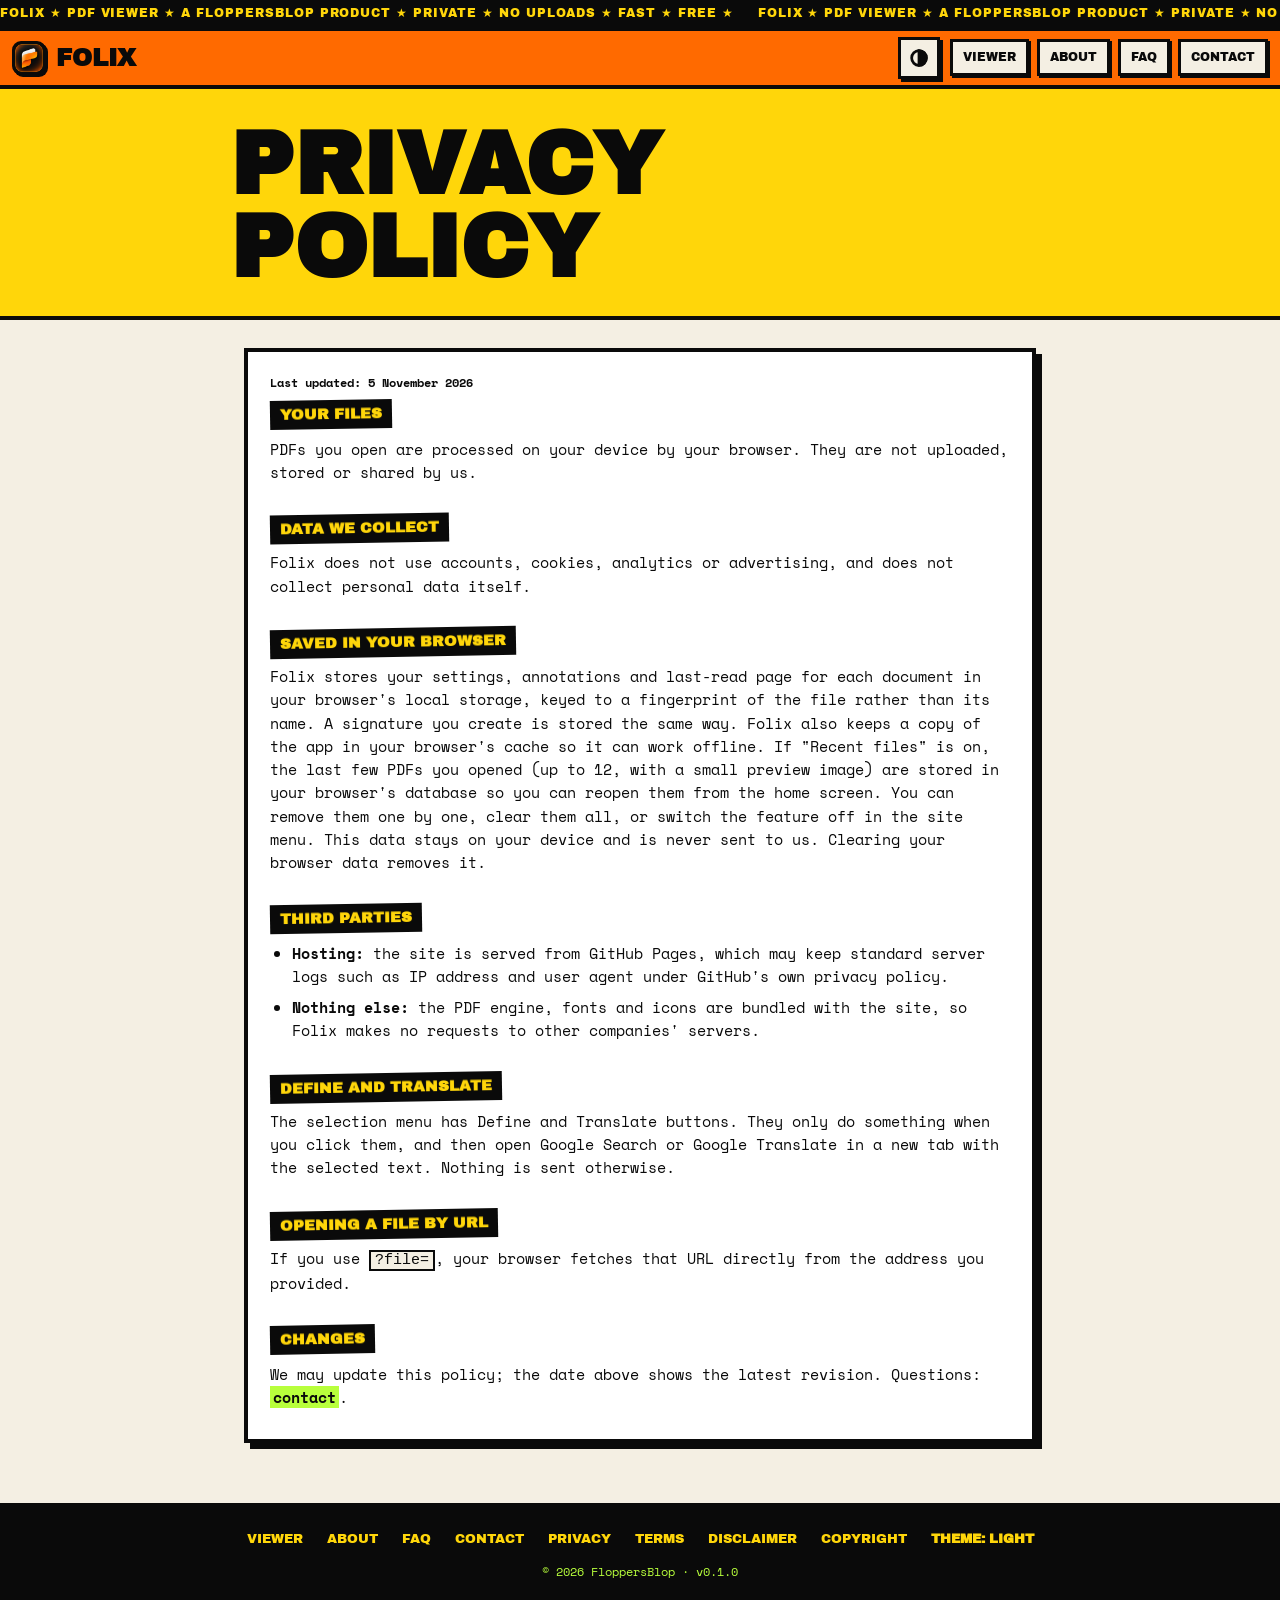
<file: privacy.html>
<!DOCTYPE html>
<html lang="en"><head><meta charset="utf-8"><meta name="viewport" content="width=device-width, initial-scale=1, viewport-fit=cover">
<title>Privacy Policy - Folix</title><meta name="theme-color" content="#ff6a00">
<link rel="icon" type="image/png" sizes="32x32" href="assets/favicon-32.png"><link rel="apple-touch-icon" href="assets/apple-touch-icon.png"><link rel="manifest" href="site.webmanifest"><meta name="mobile-web-app-capable" content="yes"><meta name="apple-mobile-web-app-capable" content="yes"><meta name="apple-mobile-web-app-title" content="Folix">

<script>try{var t=localStorage.getItem('folix.theme');if(t==='dark'||t==='sepia')document.documentElement.dataset.theme=t;else if(localStorage.getItem('folix.dark')==='1')document.documentElement.dataset.theme='dark'}catch(e){}</script>
<link rel="stylesheet" href="styles.css"></head>
<body>
<div class="ticker" aria-hidden="true"><div class="tk"><span>FOLIX ★ PDF VIEWER ★ A FLOPPERSBLOP PRODUCT ★ PRIVATE ★ NO UPLOADS ★ FAST ★ FREE ★</span><span>FOLIX ★ PDF VIEWER ★ A FLOPPERSBLOP PRODUCT ★ PRIVATE ★ NO UPLOADS ★ FAST ★ FREE ★</span><span>FOLIX ★ PDF VIEWER ★ A FLOPPERSBLOP PRODUCT ★ PRIVATE ★ NO UPLOADS ★ FAST ★ FREE ★</span><span>FOLIX ★ PDF VIEWER ★ A FLOPPERSBLOP PRODUCT ★ PRIVATE ★ NO UPLOADS ★ FAST ★ FREE ★</span><span>FOLIX ★ PDF VIEWER ★ A FLOPPERSBLOP PRODUCT ★ PRIVATE ★ NO UPLOADS ★ FAST ★ FREE ★</span><span>FOLIX ★ PDF VIEWER ★ A FLOPPERSBLOP PRODUCT ★ PRIVATE ★ NO UPLOADS ★ FAST ★ FREE ★</span></div></div>
<header class="top"><a class="brand" href="index.html"><img src="assets/icon-192.png" alt=""><b>Folix</b></a>
<button type="button" class="thm" data-theme-toggle aria-label="Change theme"><img src="assets/icons/contrast.svg" alt=""></button>
<button class="burger" id="burger" aria-label="Menu" aria-expanded="false"><img src="assets/icons/menu.svg" alt=""></button>
<nav id="nav" aria-label="Main"><a href="index.html">Viewer</a><a href="about.html">About</a><a href="faq.html">FAQ</a><a href="contact.html">Contact</a></nav></header>
<main><div class="t"><h1>Privacy Policy</h1></div><div class="wrap"><article class="card"><p class="up">Last updated: <span data-cfg="updated"></span></p>
<h2>Your files</h2><p>PDFs you open are processed on your device by your browser. They are not uploaded, stored or shared by us.</p>
<h2>Data we collect</h2><p>Folix does not use accounts, cookies, analytics or advertising, and does not collect personal data itself.</p>
<h2>Saved in your browser</h2><p>Folix stores your settings, annotations and last-read page for each document in your browser's local storage, keyed to a fingerprint of the file rather than its name. A signature you create is stored the same way. Folix also keeps a copy of the app in your browser's cache so it can work offline. If "Recent files" is on, the last few PDFs you opened (up to 12, with a small preview image) are stored in your browser's database so you can reopen them from the home screen. You can remove them one by one, clear them all, or switch the feature off in the site menu. This data stays on your device and is never sent to us. Clearing your browser data removes it.</p>
<h2>Third parties</h2><ul><li><b>Hosting:</b> the site is served from GitHub Pages, which may keep standard server logs such as IP address and user agent under GitHub's own privacy policy.</li><li><b>Nothing else:</b> the PDF engine, fonts and icons are bundled with the site, so Folix makes no requests to other companies' servers.</li></ul>
<h2>Define and Translate</h2><p>The selection menu has Define and Translate buttons. They only do something when you click them, and then open Google Search or Google Translate in a new tab with the selected text. Nothing is sent otherwise.</p>
<h2>Opening a file by URL</h2><p>If you use <code>?file=</code>, your browser fetches that URL directly from the address you provided.</p>
<h2>Changes</h2><p>We may update this policy; the date above shows the latest revision. Questions: <a href="contact.html">contact</a>.</p>
</article></div></main>
<footer><nav class="nav" aria-label="Site"><a href="index.html">Viewer</a><a href="about.html">About</a><a href="faq.html">FAQ</a><a href="contact.html">Contact</a><a href="privacy.html">Privacy</a><a href="terms.html">Terms</a><a href="disclaimer.html">Disclaimer</a><a href="copyright.html">Copyright</a><button type="button" class="thm-f" data-theme-toggle="text"></button></nav><div>&copy; <span data-cfg="year"></span> <span data-cfg="owner"></span> &middot; v<span data-cfg="version"></span></div></footer>
<script src="config.js"></script><script src="app.js"></script></body></html>
</file>
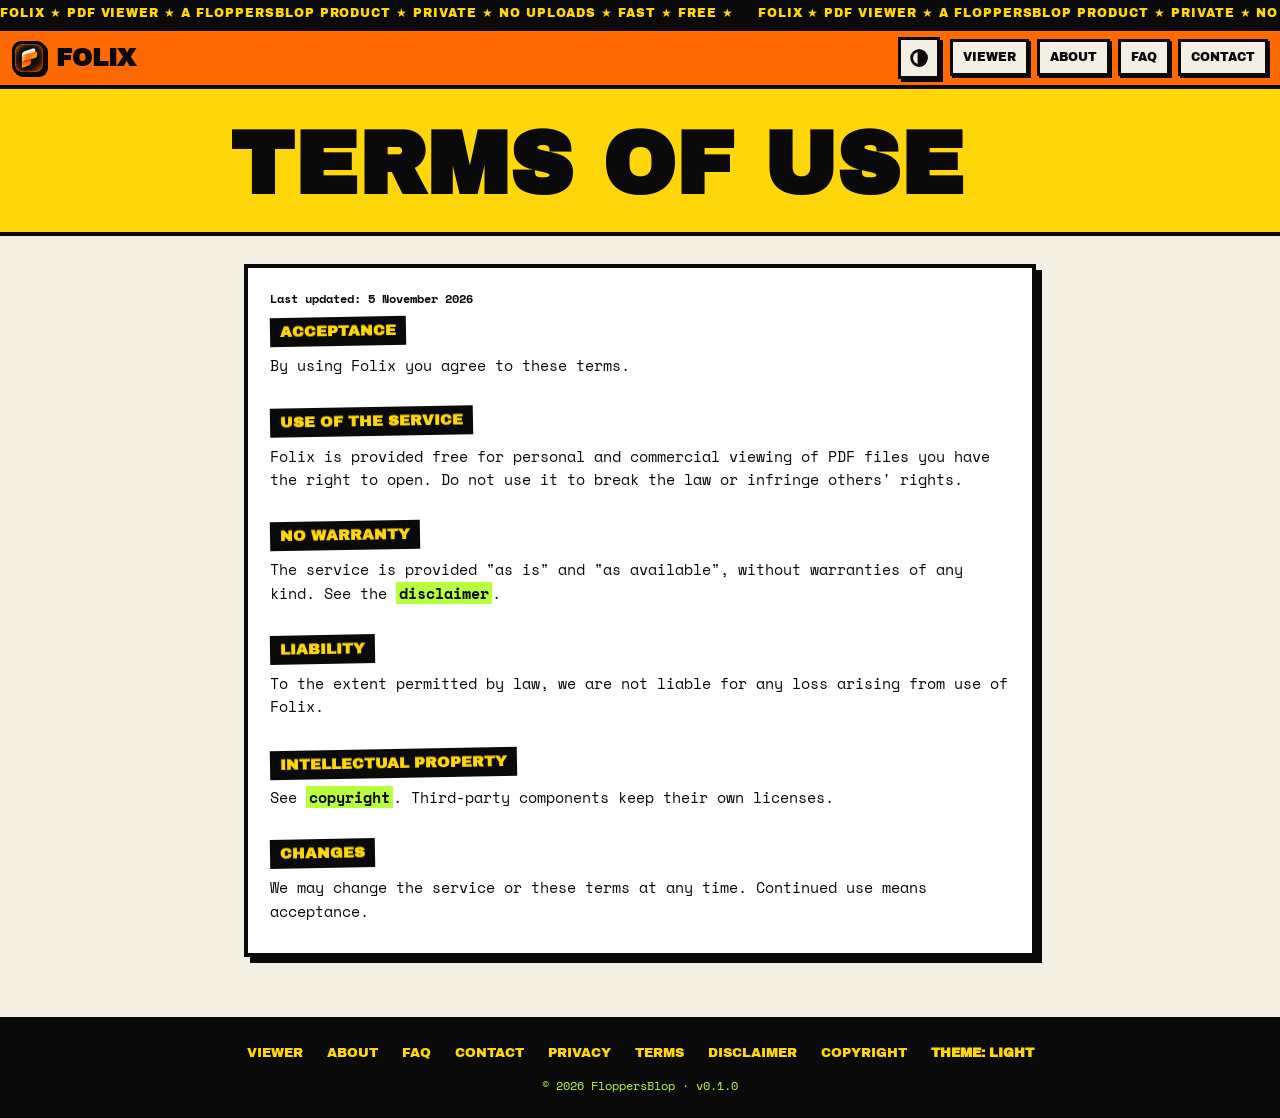
<file: terms.html>
<!DOCTYPE html>
<html lang="en"><head><meta charset="utf-8"><meta name="viewport" content="width=device-width, initial-scale=1, viewport-fit=cover">
<title>Terms of Use - Folix</title><meta name="theme-color" content="#ff6a00">
<link rel="icon" type="image/png" sizes="32x32" href="assets/favicon-32.png"><link rel="apple-touch-icon" href="assets/apple-touch-icon.png"><link rel="manifest" href="site.webmanifest"><meta name="mobile-web-app-capable" content="yes"><meta name="apple-mobile-web-app-capable" content="yes"><meta name="apple-mobile-web-app-title" content="Folix">

<script>try{var t=localStorage.getItem('folix.theme');if(t==='dark'||t==='sepia')document.documentElement.dataset.theme=t;else if(localStorage.getItem('folix.dark')==='1')document.documentElement.dataset.theme='dark'}catch(e){}</script>
<link rel="stylesheet" href="styles.css"></head>
<body>
<div class="ticker" aria-hidden="true"><div class="tk"><span>FOLIX ★ PDF VIEWER ★ A FLOPPERSBLOP PRODUCT ★ PRIVATE ★ NO UPLOADS ★ FAST ★ FREE ★</span><span>FOLIX ★ PDF VIEWER ★ A FLOPPERSBLOP PRODUCT ★ PRIVATE ★ NO UPLOADS ★ FAST ★ FREE ★</span><span>FOLIX ★ PDF VIEWER ★ A FLOPPERSBLOP PRODUCT ★ PRIVATE ★ NO UPLOADS ★ FAST ★ FREE ★</span><span>FOLIX ★ PDF VIEWER ★ A FLOPPERSBLOP PRODUCT ★ PRIVATE ★ NO UPLOADS ★ FAST ★ FREE ★</span><span>FOLIX ★ PDF VIEWER ★ A FLOPPERSBLOP PRODUCT ★ PRIVATE ★ NO UPLOADS ★ FAST ★ FREE ★</span><span>FOLIX ★ PDF VIEWER ★ A FLOPPERSBLOP PRODUCT ★ PRIVATE ★ NO UPLOADS ★ FAST ★ FREE ★</span></div></div>
<header class="top"><a class="brand" href="index.html"><img src="assets/icon-192.png" alt=""><b>Folix</b></a>
<button type="button" class="thm" data-theme-toggle aria-label="Change theme"><img src="assets/icons/contrast.svg" alt=""></button>
<button class="burger" id="burger" aria-label="Menu" aria-expanded="false"><img src="assets/icons/menu.svg" alt=""></button>
<nav id="nav" aria-label="Main"><a href="index.html">Viewer</a><a href="about.html">About</a><a href="faq.html">FAQ</a><a href="contact.html">Contact</a></nav></header>
<main><div class="t"><h1>Terms of Use</h1></div><div class="wrap"><article class="card"><p class="up">Last updated: <span data-cfg="updated"></span></p>
<h2>Acceptance</h2><p>By using Folix you agree to these terms.</p>
<h2>Use of the service</h2><p>Folix is provided free for personal and commercial viewing of PDF files you have the right to open. Do not use it to break the law or infringe others' rights.</p>
<h2>No warranty</h2><p>The service is provided "as is" and "as available", without warranties of any kind. See the <a href="disclaimer.html">disclaimer</a>.</p>
<h2>Liability</h2><p>To the extent permitted by law, we are not liable for any loss arising from use of Folix.</p>
<h2>Intellectual property</h2><p>See <a href="copyright.html">copyright</a>. Third-party components keep their own licenses.</p>
<h2>Changes</h2><p>We may change the service or these terms at any time. Continued use means acceptance.</p>
</article></div></main>
<footer><nav class="nav" aria-label="Site"><a href="index.html">Viewer</a><a href="about.html">About</a><a href="faq.html">FAQ</a><a href="contact.html">Contact</a><a href="privacy.html">Privacy</a><a href="terms.html">Terms</a><a href="disclaimer.html">Disclaimer</a><a href="copyright.html">Copyright</a><button type="button" class="thm-f" data-theme-toggle="text"></button></nav><div>&copy; <span data-cfg="year"></span> <span data-cfg="owner"></span> &middot; v<span data-cfg="version"></span></div></footer>
<script src="config.js"></script><script src="app.js"></script></body></html>
</file>
<file: styles.css>
@font-face{font-family:"Archivo Black";src:url(assets/fonts/archivo-black-latin-400-normal.woff2) format("woff2");font-weight:400;font-display:swap}
@font-face{font-family:"Space Mono";src:url(assets/fonts/space-mono-latin-400-normal.woff2) format("woff2");font-weight:400;font-display:swap}
@font-face{font-family:"Space Mono";src:url(assets/fonts/space-mono-latin-700-normal.woff2) format("woff2");font-weight:700;font-display:swap}
@font-face{font-family:"Dancing Script";src:url(assets/fonts/dancing-script-latin-600-normal.woff2) format("woff2");font-weight:600;font-display:swap}
/* Folix - raw brutalism + maximalism. Flat colour, thick borders, hard shadows. */
:root{--bd:var(--ink);--sd:var(--ink);--bw4:4px;--bw3:3px;--bw2:2px;--ink:#0a0a0a;--paper:#f4efe3;--o:#ff6a00;--y:#ffd60a;--l:#b8ff3c;--blk:#0a0a0a;--yb:#ffd60a;--lb:#b8ff3c;--ob:#ff6a00;--w:#fff;--cream:#f4efe3;--s1:var(--s1);--b:var(--bw4) solid var(--bd);--sh:6px 6px 0 var(--sd)}
*{box-sizing:border-box;margin:0}
html{scroll-behavior:smooth}
body{background:var(--paper);color:var(--ink);font:15px/1.55 "Space Mono",ui-monospace,Menlo,Consolas,monospace;min-height:100vh;min-height:100dvh;display:flex;flex-direction:column}
::selection{background:var(--o);color:var(--ink)}
h1,h2,.brand,.btn,.tile,.tk,#nav a,footer a{font-family:"Archivo Black",Impact,"Arial Black",sans-serif;text-transform:uppercase}
.ticker{background:var(--blk);color:var(--yb);overflow:hidden;border-bottom:var(--b);white-space:nowrap}
.tk{display:flex;width:max-content;animation:tk 32s linear infinite;padding:6px 0;font-size:13px;letter-spacing:.08em}
.tk span{padding-right:2em}
@keyframes tk{to{transform:translateX(-50%)}}
.top{position:relative;display:flex;align-items:center;justify-content:space-between;gap:10px;padding:10px 14px;padding-top:calc(10px + env(safe-area-inset-top));background:var(--o);border-bottom:var(--b);z-index:20}
.brand{display:flex;align-items:center;gap:10px;color:var(--ink);text-decoration:none;font-size:28px;line-height:1}
.brand img{width:42px;height:42px;border:var(--bw3) solid var(--bd);border-radius:11px;background:var(--blk);box-shadow:3px 3px 0 var(--sd)}
#nav{display:flex;gap:8px}
#nav a{padding:8px 12px;border:var(--bw3) solid var(--bd);background:var(--paper);color:var(--ink);text-decoration:none;font-size:12px;box-shadow:3px 3px 0 var(--sd);transition:transform .12s,box-shadow .12s,background .12s}
#nav a:hover{background:var(--y);transform:translate(-2px,-2px);box-shadow:5px 5px 0 var(--sd)}
#nav a:active{transform:translate(3px,3px);box-shadow:0 0 0 var(--sd)}
.burger{display:none;width:48px;height:48px;padding:0;border:var(--bw3) solid var(--bd);background:var(--y);box-shadow:3px 3px 0 var(--sd);cursor:pointer;align-items:center;justify-content:center}
.burger img{width:26px;height:26px}
button,.btn{border:var(--bw3) solid var(--bd);background:var(--paper);color:var(--ink);box-shadow:3px 3px 0 var(--sd);min-width:44px;height:44px;padding:0 12px;font:inherit;font-weight:700;cursor:pointer;display:inline-flex;gap:8px;align-items:center;justify-content:center;text-decoration:none;transition:transform .12s,box-shadow .12s,background .12s}
button:hover,.btn:hover{background:var(--y)}
button:active,.btn:active{transform:translate(3px,3px);box-shadow:0 0 0 var(--sd)}
button:disabled{opacity:.45;box-shadow:none;cursor:default;transform:none}
button:focus-visible,.btn:focus-visible,input:focus-visible,a:focus-visible{outline:var(--bw4) solid var(--bd);outline-offset:2px;background:var(--l)}
button img,.btn img{width:22px;height:22px;pointer-events:none}
.pri{background:var(--o);font-size:14px}
.pri:hover{background:var(--l)}
.bar{display:flex;gap:12px;align-items:center;padding:12px 14px;background:var(--y);border-bottom:var(--b);overflow-x:auto;scrollbar-width:none}
.bar::-webkit-scrollbar{display:none}
.bar>*{flex:none}
.grp{display:flex;gap:4px;align-items:center;border:var(--bw3) solid var(--bd);background:var(--paper);padding:3px 4px;box-shadow:3px 3px 0 var(--sd)}
.grp button{box-shadow:none;border-width:2px;height:34px;min-width:34px}
.grp button:active{transform:translate(1px,1px)}
input[type=number],input[type=search]{background:var(--w);color:var(--ink);border:var(--bw3) solid var(--bd);height:36px;padding:0 8px;font:inherit;font-weight:700;border-radius:0}
#pg{width:58px;text-align:center}
#q{width:150px}
#zl,#tot,#cnt{font-weight:700;min-width:44px;text-align:center}
main#main{flex:1;min-height:0;overflow:auto;position:relative;background:repeating-linear-gradient(45deg,var(--s1) 0 14px,var(--paper) 14px 28px);-webkit-overflow-scrolling:touch}
#pages{display:flex;flex-direction:column;align-items:center;align-items:safe center;gap:22px;padding:26px 14px 60px}
.page{position:relative;background:#fff;outline:var(--bw4) solid var(--bd);box-shadow:9px 9px 0 var(--sd);flex:none;max-width:none}
.page canvas{display:block}
.textLayer{position:absolute;inset:0;overflow:hidden;line-height:1}
.textLayer span{position:absolute;color:transparent;white-space:pre;cursor:text;transform-origin:0 0}
.textLayer ::selection{background:rgba(255,106,0,.38);color:transparent}
.textLayer{transform-origin:0 0}
.textLayer span.hit{background:#ffd60acc;outline:var(--bw2) solid var(--bd)}
#empty{padding:24px 14px 0;display:flex;flex-direction:column;gap:28px}
#empty.drag .hero{background:var(--l);transform:rotate(-1deg)}
@keyframes pop{from{transform:translateY(14px);opacity:0}}
footer{background:var(--blk);color:var(--cream);border-top:var(--b);padding:22px 14px calc(22px + env(safe-area-inset-bottom));display:grid;gap:14px;font-size:12px;margin-top:auto}
footer .nav{display:grid;grid-template-columns:repeat(4,auto);gap:8px 18px;justify-content:center}
footer a{color:var(--yb);text-decoration:none;font-size:13px}
footer a:hover{background:var(--yb);color:var(--blk)}
footer div{text-align:center;color:var(--lb)}
#empty footer{margin:0 -14px}
.t{background:var(--y);border-bottom:var(--b);padding:34px 14px 26px}
.t h1{max-width:820px;margin:0 auto;font-size:clamp(38px,9vw,88px);line-height:.95;animation:pop .45s ease both}
.wrap{max-width:820px;width:100%;margin:0 auto;padding:28px 14px 60px}
.card{background:var(--w);border:var(--b);box-shadow:var(--sh);padding:22px;animation:pop .5s ease both}
.card h2{display:inline-block;background:var(--blk);color:var(--yb);padding:3px 10px;margin:22px 0 8px;font-size:15px;transform:rotate(-1deg)}
.card h2:first-of-type{margin-top:0}
.card p,.card li{margin-bottom:8px}
.card ul{padding-left:22px}
.card a{color:var(--ink);font-weight:700;background:var(--l);text-decoration:none;padding:0 3px}
.card a:hover{background:var(--o)}
.card code{background:var(--paper);border:var(--bw2) solid var(--bd);padding:0 4px}
.up{font-size:12px;margin-bottom:16px;font-weight:700}
#msg{position:fixed;left:50%;bottom:calc(18px + env(safe-area-inset-bottom));transform:translateX(-50%);background:var(--blk);color:var(--yb);border:3px solid var(--yb);padding:8px 16px;display:none;z-index:50;font-weight:700}
.hide{display:none!important}
@media(max-width:720px){
 .burger{display:inline-flex}
 #nav{display:none;position:absolute;top:100%;left:0;right:0;background:var(--y);border-bottom:var(--b);padding:14px;gap:10px;grid-template-columns:1fr 1fr}
 .top.open #nav{display:grid}
 #nav a{text-align:center;padding:12px 8px}
 footer .nav{grid-template-columns:repeat(2,auto)}
 .brand{font-size:24px}#q{width:110px}
 .page{box-shadow:6px 6px 0 var(--sd)}
}
@media(prefers-reduced-motion:reduce){*{animation:none!important;transition:none!important}html{scroll-behavior:auto}}
@media print{.ticker,.top,.bar,#msg,#empty,footer,#reveal,.pop,#spot,#spctl{display:none!important}main#main{overflow:visible}.page{box-shadow:none;outline:0}}

body.app{height:100vh;height:100dvh;overflow:hidden}
#chrome{flex:none;position:relative;z-index:20;transition:margin-top .25s ease}
body.reading .ticker{display:none}
#pin.on{background:var(--l)}
#reveal{position:fixed;top:calc(6px + env(safe-area-inset-top));left:50%;transform:translateX(-50%);z-index:30;height:34px;min-width:0;padding:0 14px;font-size:12px;background:var(--o)}
.hero{max-width:980px;width:100%;margin:0 auto;background:var(--y);border:var(--b);box-shadow:10px 10px 0 var(--sd);padding:22px;display:grid;grid-template-columns:1fr auto;grid-template-areas:"copy lockup" "copy ." "copy pill";gap:18px 26px;animation:pop .45s ease both;transition:background .15s,transform .15s}
.hero .copy{grid-area:copy;align-self:center}
.hero h1{font-size:clamp(40px,8vw,88px);line-height:.92;margin-bottom:14px}
.hero h1 em{font-style:normal;background:var(--blk);color:var(--ob);padding:0 .12em}
.hero p{margin-bottom:18px;max-width:44ch}
.hero .btn{height:56px;font-size:18px;padding:0 22px}
.lockup{grid-area:lockup;width:clamp(230px,30vw,340px);justify-self:end;height:auto}
.pill{grid-area:pill;justify-self:end;align-self:end;display:inline-flex;align-items:center;background:var(--cream);border:var(--bw3) solid var(--bd);border-radius:999px;padding:8px 20px;box-shadow:4px 4px 0 var(--sd)}
.pill img{height:30px;width:auto;display:block}
@media(max-width:720px){.hero{grid-template-columns:1fr;grid-template-areas:"lockup" "copy" "pill";padding:18px}.lockup{justify-self:start;width:min(300px,80vw)}.pill{justify-self:start}}
#dark.on{background:var(--l)}
#pages:empty{display:none}
footer .nav{display:flex;flex-wrap:wrap;justify-content:center;gap:10px 24px}
.card a.btn{background:var(--o);padding:0 22px;color:var(--ink)}
.card a.btn:hover{background:var(--l)}
.mailbox{display:flex;flex-wrap:wrap;gap:12px;align-items:center;margin:6px 0 26px}
.mailbox .btn{height:60px;font-size:clamp(14px,3.6vw,22px)}
.steps{list-style:none;padding:0!important;display:grid;grid-template-columns:repeat(3,1fr);gap:14px;margin-top:10px}
.steps li{border:var(--b);box-shadow:4px 4px 0 var(--sd);padding:12px;margin:0}
.steps li:nth-child(1){background:var(--y)}.steps li:nth-child(2){background:var(--l)}.steps li:nth-child(3){background:var(--o)}
.steps b{display:block;font-family:"Archivo Black",Impact,sans-serif;font-size:30px;line-height:1;margin-bottom:6px}
@media(max-width:720px){.steps{grid-template-columns:1fr}}
@media(min-width:721px){.bar{gap:8px;padding:12px}#q{width:110px}}
.mailbox .btn{text-transform:none;letter-spacing:0}
.work{flex:1;min-height:0;display:flex;position:relative}
.work main#main{flex:1;min-width:0}
#side{display:none;flex:none;width:224px;background:var(--paper);border-right:var(--b);flex-direction:column;min-height:0;z-index:15}
.work.sb #side{display:flex}
.tabs{display:flex;border-bottom:var(--b);flex:none}
.tabs button{flex:1;box-shadow:none;border:0;border-right:var(--bw3) solid var(--bd);height:42px;font-family:"Archivo Black",Impact,"Arial Black",sans-serif;text-transform:uppercase;font-size:12px}
.tabs button:last-child{border-right:0}
.tabs button.on{background:var(--o)}
.tabs button:active{transform:none}
#side .panel{display:none;flex:1;min-height:0;overflow:auto;padding:14px 12px}
#side[data-tab=pages] #thumbs{display:flex}
#side[data-tab=outline] #outline{display:block}
#thumbs{flex-direction:column;align-items:center;gap:16px}
.th{display:flex;flex-direction:column;align-items:center;gap:6px;background:none;border:0;box-shadow:none;height:auto;padding:0;min-width:0;flex:none}
.th:hover,.th:active{background:none;transform:none}
.th .box{background:#fff;border:var(--bw3) solid var(--bd);box-shadow:4px 4px 0 var(--sd);overflow:hidden}
.th .box canvas{display:block}
.th:hover .box{box-shadow:6px 6px 0 var(--o)}
.th.cur .box{outline:5px solid var(--o);outline-offset:2px}
.th.cur span{background:var(--blk);color:var(--yb);padding:0 8px}
.th span{font-weight:700;font-size:12px}
#outline ul{list-style:none;padding-left:14px}
#outline>ul{padding-left:0}
.orow{display:flex;gap:4px;align-items:flex-start;margin-bottom:4px}
#outline .tg{height:26px;min-width:26px;padding:0;box-shadow:none;border-width:2px;flex:none}
#outline .ol{height:auto;min-height:26px;box-shadow:none;border:0;background:none;padding:2px 4px;text-align:left;font-weight:400;justify-content:flex-start;line-height:1.3}
#outline .ol:hover{background:var(--y)}
#outline .ol:active{transform:none}
.none{font-weight:700;font-size:12px}
#sb.on{background:var(--l)}
dialog{border:var(--b);box-shadow:10px 10px 0 var(--sd);background:var(--y);padding:22px;width:min(92vw,420px);color:var(--ink);font:inherit;margin:auto}
dialog::backdrop{background:#0a0a0acc}
dialog h2{font-size:26px;margin-bottom:8px}
dialog p{margin-bottom:14px;font-weight:700}
dialog input{width:100%;margin-bottom:16px;height:46px}
dialog .row{display:flex;gap:10px}
@media(max-width:720px){#side{position:absolute;left:0;top:0;bottom:0;width:min(82vw,300px);box-shadow:8px 0 0 var(--sd)}}
@media print{#side{display:none!important}}
main#main{touch-action:pan-x pan-y}
.abar{display:flex;gap:10px;align-items:center;padding:10px 14px;background:var(--paper);border-bottom:var(--b);overflow-x:auto;scrollbar-width:none}
.abar::-webkit-scrollbar{display:none}
.abar>*{flex:none}
.abar .grp button{height:34px;min-width:34px;padding:0 8px;font-size:12px;box-shadow:none;border-width:2px}
.abar .grp button.on{background:var(--l)}
.abar .sw{width:34px;padding:0;min-width:34px}
.abar .sw.on{outline:var(--bw3) solid var(--bd);outline-offset:2px}
#asave{height:42px;background:var(--o)}
#ann.on{background:var(--l)}
.ann{position:absolute;left:0;top:0;width:100%;height:100%;pointer-events:none}
main[data-tl=pen] .ann,main[data-tl=mk] .ann,main[data-tl=note] .ann,main[data-tl=tx] .ann,main[data-tl=sig] .ann{pointer-events:auto;touch-action:none;cursor:crosshair}
main[data-tl=er] .ann .hit{pointer-events:stroke}
main[data-tl=er] .ann .hl rect{pointer-events:fill}
main[data-tl=er] .nt{outline:3px dashed var(--ink)}
.nl{position:absolute;left:0;top:0;width:100%;height:100%;pointer-events:none}
.nt{position:absolute;width:28px;height:28px;min-width:0;padding:0;border:var(--bw3) solid var(--bd);box-shadow:3px 3px 0 var(--sd);pointer-events:auto;transform:translate(-4px,-4px);z-index:3}
.nt img{width:14px;height:14px}
.nt .ntx{display:none;position:absolute;left:0;top:34px;width:210px;background:var(--w);color:var(--ink);border:var(--bw3) solid var(--bd);box-shadow:4px 4px 0 var(--sd);padding:8px;text-align:left;white-space:pre-wrap;font-weight:400;font-size:13px;line-height:1.4;z-index:5;cursor:auto}
.nt.open .ntx{display:block}
#ntf textarea{width:100%;border:var(--bw3) solid var(--bd);padding:8px;font:inherit;margin-bottom:14px;resize:vertical;border-radius:0}
@media(max-width:720px){.abar .grp button span,#ann span,#asave span{display:none}}
/* ---- compact, adaptive chrome ---- */
.ticker .tk{padding:4px 0;font-size:12px}
.top{padding:6px 12px;padding-top:calc(6px + env(safe-area-inset-top))}
.brand{font-size:24px}
.brand img{width:34px;height:34px;border-radius:9px;box-shadow:2px 2px 0 var(--sd)}
#nav a{padding:6px 10px;box-shadow:2px 2px 0 var(--sd)}
.burger{width:42px;height:42px}
.bar{padding:6px 10px;gap:8px;overflow:hidden;flex-wrap:nowrap}
.bar>button,.bar>.btn,#more>button{height:36px;min-width:38px;padding:0 10px}
.bar .grp,#more .grp{padding:2px 3px;gap:3px}
.bar .grp button,#more .grp button{height:30px;min-width:30px;padding:0 6px}
.bar input[type=number],.bar input[type=search],#more input{height:30px}
.bar .grp>img{margin:0 2px}
.bar #openl{padding:0 10px}
.mini{display:none;flex:none}
.mini button{padding:0;width:38px;height:36px;background:var(--blk)}
.mini button img{width:26px;height:26px;border-radius:7px}
body.reading .ticker,body.reading .top{display:none}
body.reading .mini{display:block}
.pop{position:fixed;display:none;z-index:60;background:var(--paper);border:var(--b);box-shadow:var(--sh);padding:10px;max-width:calc(100vw - 16px)}
.pop.open{display:flex}
#more{flex-wrap:wrap;gap:8px;align-items:center}
#more #q{width:130px}
#mnav{flex-direction:column;gap:8px;min-width:170px}
#mnav a,#mnav button{font-family:"Archivo Black",Impact,"Arial Black",sans-serif;text-transform:uppercase;font-size:13px;color:var(--ink);text-decoration:none;padding:7px 10px;border:var(--bw3) solid var(--bd);background:var(--w);box-shadow:2px 2px 0 var(--sd)}
#mnav a:hover,#mnav button:hover{background:var(--y)}
.abar{flex-wrap:wrap;overflow:visible;padding:6px 10px;gap:8px}
@media(max-width:1439px){.bar #openl span,#ann span,#pinl,#moreb span{display:none}}
@media(max-width:720px){.bar #q,#more #q{width:100px}}
#more #pinl,#more #ann span{display:inline}
html[data-theme=dark] .page{background:#111}
html[data-theme=dark] .page canvas{filter:invert(.92) hue-rotate(180deg)}
html[data-theme=sepia] .page{background:#f0e2bf}
html[data-theme=sepia] .page canvas{filter:sepia(.6) saturate(.85) brightness(.96)}
#pages.two{display:grid;grid-template-columns:repeat(2,max-content);justify-content:center;justify-content:safe center;align-items:start;gap:22px 24px}
#two.on{background:var(--l)}
.lnk{border:0;background:none;box-shadow:none;height:auto;min-width:0;padding:0;margin-top:14px;display:block;font-weight:700;text-decoration:underline;cursor:pointer}
.lnk:hover,.lnk:active{background:none;transform:none;box-shadow:none}
.hero .copy .btn{margin:0 8px 6px 0}
.keys{width:100%;border-collapse:collapse;margin-bottom:16px}
.keys td{padding:5px 0;border-bottom:var(--bw2) solid var(--bd)}
.keys td:first-child{white-space:nowrap;padding-right:14px}
kbd{border:var(--bw2) solid var(--bd);background:var(--w);padding:0 6px;font:inherit;font-weight:700;box-shadow:2px 2px 0 var(--sd)}
#hk,#sgd{width:min(94vw,560px)}
#hk{max-height:92vh}
.tx{position:absolute;white-space:pre;font-family:Helvetica,Arial,sans-serif;line-height:1.2;pointer-events:none;outline:none;padding:0;margin:0}
main[data-tl=tx] .tx,main[data-tl=er] .tx{pointer-events:auto;cursor:text}
.tx.edit{pointer-events:auto;outline:2px dashed var(--ink);background:rgba(255,255,255,.75);min-width:40px;min-height:1.2em}
.sg{position:absolute;pointer-events:auto;cursor:move;touch-action:none;user-select:none;-webkit-user-drag:none}
main[data-tl=er] .tx,main[data-tl=er] .sg{outline:3px dashed var(--ink);cursor:pointer}
.tabs2{display:flex;gap:8px;margin-bottom:12px}
.tabs2 button.on{background:var(--l)}
#sgc{width:100%;height:auto;background:#fff;border:var(--bw3) solid var(--bd);touch-action:none;cursor:crosshair;display:block;margin-bottom:10px}
#sgi{width:100%;height:46px;margin-bottom:10px;font-size:18px}
#sgprev{background:#fff;border:var(--bw3) solid var(--bd);min-height:90px;display:flex;align-items:center;justify-content:center;margin-bottom:10px}
#sgprev img{max-width:100%;max-height:120px}
#sgsaved{margin-bottom:12px}
#sgsaved img{display:block;background:#fff;border:var(--bw3) solid var(--bd);max-width:100%;max-height:100px;margin:8px 0}
#sgsaved .or{margin:12px 0 0;font-size:12px;letter-spacing:.06em}
.err{color:#b00020;font-weight:700;min-height:1.4em;margin-bottom:8px}
#spot{position:absolute;left:0;top:0;width:100%;height:100%;overflow:hidden;pointer-events:none;z-index:12;--sr:170px}
#spot i{position:absolute;left:0;top:0;width:calc(var(--sr)*2);height:calc(var(--sr)*2);border-radius:50%;background:radial-gradient(circle,rgba(0,0,0,0) 52%,rgba(2,2,4,.975) 100%);box-shadow:0 0 0 5000px rgba(2,2,4,.975);will-change:transform}
#spctl{position:fixed;left:12px;bottom:calc(12px + env(safe-area-inset-bottom));z-index:50;display:flex;gap:6px;align-items:center;background:var(--y);border:var(--b);box-shadow:var(--sh);padding:6px 8px;font-family:"Archivo Black",Impact,sans-serif;font-size:11px}
#spctl button{height:32px;min-width:34px;padding:0 8px;box-shadow:none;border-width:2px}
#spctl #spx{background:var(--o)}
#spotb.on{background:var(--l)}
html[data-theme=light] main[data-spot="1"] .page{background:#ebdcb8}
html[data-theme=light] main[data-spot="1"] .page canvas{filter:sepia(.55) brightness(.92)}
/* spotlight: dim the toolbar and sidebar; they light up on hover or focus */
#chrome,#side{transition:filter .25s ease}
body[data-spot="1"] #chrome,body[data-spot="1"] #side{filter:brightness(.28) saturate(.6)}
body[data-spot="1"] #chrome:hover,body[data-spot="1"] #chrome:has(:focus-visible),body[data-spot="1"] #side:hover,body[data-spot="1"] #side:has(:focus-visible),body[data-spot="1"] .awake{filter:none}
/* phones: compact bar so page navigation stays visible; MORE sits at the far right */
#moreb{margin-left:auto}
.pop{max-height:calc(100vh - 90px);max-height:calc(100dvh - 90px);overflow:auto}
@media(max-width:520px){
 .bar{gap:5px;padding:5px 6px}
 .bar>button,.bar>.btn{min-width:34px;height:34px;padding:0 6px}
 .bar #openl{padding:0 6px}
 .mini button{width:34px;height:34px}
 .mini button img{width:24px;height:24px}
 .bar .grp{padding:2px;gap:2px}
 .bar .grp button{min-width:28px;height:28px;padding:0 3px}
 .bar #pg{width:40px;height:28px}
 .bar #tot{min-width:0;font-size:12px}
 .bar #zl{min-width:34px;font-size:12px}
 .bar .grp>img{display:none}
 #more{max-width:none}
}
#pages{transform-origin:0 0}

/* ---------- site-wide themes: sepia and dark restyle the whole site; light is the default look ---------- */
html[data-theme=sepia]{--ink:#2b1d0e;--paper:#efe0bf;--o:#d27a2c;--y:#e4c36b;--l:#b9c77a;--w:#f6ebd0;--s1:#ddc9a0;--blk:#2b1d0e;--yb:#e9c76f;--lb:#c3cf86;--cream:#efe0bf}
html[data-theme=dark] img[src*="/icons/"],html[data-theme=dark] img.ic{filter:invert(.93)}
html[data-theme=dark] .th canvas{filter:invert(.92) hue-rotate(180deg)}
html[data-theme=dark] .th .box{background:#111}
html[data-theme=dark] .err{color:#ff8a80}
html[data-theme=dark] .tx.edit{color:#0a0a0a}
.lockup.d{display:none}
html[data-theme=dark] .lockup.l{display:none}
html[data-theme=dark] .lockup.d{display:block}
input:not([type=file]),textarea{background:var(--w);color:var(--ink)}
.thm{margin-left:auto;width:42px;height:42px;min-width:0;padding:0;background:var(--paper)}
.thm img{width:22px;height:22px}
.thm-f{background:none;border:0;box-shadow:none;color:var(--yb);font-family:"Archivo Black",Impact,"Arial Black",sans-serif;text-transform:uppercase;font-size:13px;height:auto;min-width:0;padding:0}
.thm-f:hover,.thm-f:active{background:var(--yb);color:var(--blk);transform:none;box-shadow:none}

/* ---------- DARK theme: near-black surfaces, thin amber outlines, orange and lime accents ---------- */
html[data-theme=dark]{--ink:#ece8dc;--paper:#0c0c0c;--o:#ff6a00;--y:#161616;--l:#b8ff3c;--w:#141414;--s1:#101010;--blk:#050505;--yb:#ffd60a;--lb:#b8ff3c;--cream:#f4efe3;--bd:#e3a900;--sd:#000;--bw4:2px;--bw3:2px;--bw2:1px;color-scheme:dark}
html[data-theme=dark] .top,html[data-theme=dark] .bar{background:#0c0c0c}
html[data-theme=dark] .abar{background:#111}
html[data-theme=dark] .bar button,html[data-theme=dark] .bar .btn,html[data-theme=dark] .bar .grp,html[data-theme=dark] .bar input,html[data-theme=dark] #more .grp,html[data-theme=dark] #more button,html[data-theme=dark] #more input,html[data-theme=dark] .abar .grp,html[data-theme=dark] .abar button,html[data-theme=dark] #side,html[data-theme=dark] .tabs,html[data-theme=dark] .tabs button,html[data-theme=dark] .mini button{border-color:#454545}
html[data-theme=dark] button:hover:not(.pri):not(.on):not(.sw),html[data-theme=dark] .btn:hover:not(.pri){background:#1d1d1d;border-color:var(--bd)}
html[data-theme=dark] button.on:not(.sw),html[data-theme=dark] .grp button.on{background:var(--lb);color:#0a0a0a;border-color:var(--lb)}
html[data-theme=dark] #ann.on{background:var(--yb);border-color:var(--yb)}
html[data-theme=dark] .pri,html[data-theme=dark] #asave,html[data-theme=dark] #spctl #spx,html[data-theme=dark] .tabs button.on{background:var(--o);color:#0a0a0a;border-color:var(--o)}
html[data-theme=dark] .pri:hover{background:#ff8a33;border-color:#ff8a33}
html[data-theme=dark] .pri img,html[data-theme=dark] .on img,html[data-theme=dark] #asave img,html[data-theme=dark] #spx img{filter:none}
html[data-theme=dark] .hero{background:radial-gradient(ellipse 60% 70% at 92% 100%,rgba(255,106,0,.38),transparent 70%),#0e0e0e;box-shadow:none}
html[data-theme=dark] .hero h1 em{background:none;padding:0}
html[data-theme=dark] .lnk{color:var(--yb)}
html[data-theme=dark] .pill{background:#0c0c0c;border:1.5px solid #cfcfcf;box-shadow:none}
.pill .d{display:none}
html[data-theme=dark] .pill .l{display:none}
html[data-theme=dark] .pill .d{display:block}
html[data-theme=dark] .t{background:radial-gradient(ellipse 50% 160% at 100% 100%,rgba(255,106,0,.28),transparent 70%),#0e0e0e}
html[data-theme=dark] dialog,html[data-theme=dark] #spctl{background:#121212}
html[data-theme=dark] footer{border-top:1px solid #2a2a2a}
html[data-theme=dark] footer div{color:#8c8c8c}
html[data-theme=dark] .steps li{background:#141414;color:var(--ink)}
html[data-theme=dark] .steps li:nth-child(1){border-color:var(--yb)}
html[data-theme=dark] .steps li:nth-child(2){border-color:var(--lb)}
html[data-theme=dark] .steps li:nth-child(3){border-color:var(--o)}
html[data-theme=dark] .card a{background:none;color:var(--yb);text-decoration:underline}
html[data-theme=dark] .card a.btn{background:var(--o);color:#0a0a0a;text-decoration:none}
html[data-theme=dark] #nav a,html[data-theme=dark] #mnav a,html[data-theme=dark] #mnav button{background:#0c0c0c}
html[data-theme=dark] .burger,html[data-theme=dark] .thm{background:#0c0c0c}
html[data-theme=dark] .abar .sw{border:1px solid #777}
.page canvas.baked{filter:none!important}
#thumbs{position:relative}

/* ---------- search highlights, results, notes list ---------- */
::highlight(fx-hit){background-color:rgba(255,214,10,.6)}
::highlight(fx-cur){background-color:rgba(255,106,0,.75)}
::highlight(fx-say){background-color:rgba(184,255,60,.6)}
#cnt{cursor:pointer;min-width:44px}
#sprev img,#snext img{transform:rotate(90deg)}
#side[data-tab=search] #results,#side[data-tab=notes] #notes{display:block}
.tabs button{font-size:11px;padding:0 2px}
.sr,.nl2{display:block;width:100%;height:auto;text-align:left;box-shadow:none;padding:6px 8px;margin-bottom:6px;font-weight:400;font-size:12px;line-height:1.35;justify-content:flex-start}
.sr b,.nl2 b{display:inline-block;margin-right:6px;font-family:"Archivo Black",Impact,sans-serif;font-size:11px}
.sr mark{background:var(--yb);color:#0a0a0a;padding:0 1px}
.sr.on,.nl2.on{background:var(--y)}
.nl2{display:flex;gap:6px;align-items:flex-start;padding:0}
.nl2 .nj{flex:1;border:0;box-shadow:none;background:none;height:auto;text-align:left;padding:6px 8px;font-weight:400;font-size:12px;line-height:1.35;justify-content:flex-start;min-width:0}
.nl2 .nd{flex:none;height:auto;min-width:28px;padding:4px 6px;border-width:0 0 0 var(--bw2);box-shadow:none}
.none{font-weight:700;font-size:12px;margin:4px 0}
/* ---------- PDF links and form fields ---------- */
.annotationLayer{position:absolute;left:0;top:0;width:100%;height:100%;pointer-events:none;transform-origin:0 0}
.annotationLayer section{position:absolute;text-align:initial;pointer-events:auto;box-sizing:border-box;transform-origin:0 0}
.annotationLayer .linkAnnotation>a{position:absolute;font-size:1em;top:0;left:0;width:100%;height:100%;background:rgba(255,106,0,.01)}
.annotationLayer .linkAnnotation>a:hover{background:rgba(255,106,0,.22)}
.annotationLayer .textWidgetAnnotation :is(input,textarea),.annotationLayer .choiceWidgetAnnotation select{background:rgba(255,214,10,.3);color:#0a0a0a;border:1px solid #6b5d10;box-sizing:border-box;width:100%;height:100%;margin:0;padding:0 2px;font-family:Helvetica,Arial,sans-serif;border-radius:0}
.annotationLayer .buttonWidgetAnnotation :is(input[type=checkbox],input[type=radio]){width:100%;height:100%;margin:0;accent-color:#ff6a00}
.annotationLayer .popupAnnotation,.annotationLayer .popup{display:none}
/* ---------- recent files ---------- */
.recent{max-width:980px;width:100%;margin:0 auto}
.rh{display:flex;align-items:center;justify-content:space-between;margin-bottom:12px}
.rh h2{font-size:22px}
.rh .lnk{margin:0}
#rgrid{display:grid;grid-template-columns:repeat(auto-fill,minmax(150px,1fr));gap:14px}
.rc{position:relative;display:flex;flex-direction:column;height:auto;padding:0;text-align:left;justify-content:flex-start;align-items:stretch;background:var(--w);font-weight:400;overflow:hidden}
.rc img{width:100%;aspect-ratio:3/4;object-fit:cover;object-position:top;background:#fff;border-bottom:var(--bw3) solid var(--bd);display:block}
.rc .rt{padding:8px 10px 2px;font-weight:700;font-size:12px;line-height:1.25;overflow:hidden;display:-webkit-box;-webkit-line-clamp:2;-webkit-box-orient:vertical;word-break:break-word}
.rc .rm{padding:0 10px 8px;font-size:11px;opacity:.75}
.rx{position:absolute;right:6px;top:6px;height:26px;min-width:26px;padding:0;background:var(--paper);z-index:2;font-size:14px;line-height:1}
.rnote{font-size:11px;opacity:.7;margin-top:10px}
/* ---------- page tools ---------- */
#ptd{width:min(96vw,1000px);max-height:92vh;flex-direction:column;overflow:hidden}
#ptd[open]{display:flex}
.pts{font-weight:400!important;font-size:13px;margin-bottom:10px!important}
.ptbar{display:flex;gap:8px;flex-wrap:wrap;margin-bottom:10px}
.ptbar button,.ptbar .btn{height:36px;font-size:12px}
#ptg{flex:1;min-height:160px;overflow:auto;display:grid;grid-template-columns:repeat(auto-fill,minmax(128px,1fr));gap:12px;padding:6px 4px 10px;align-content:start}
.pc{border:var(--bw3) solid var(--bd);background:var(--w);padding:6px;display:flex;flex-direction:column;align-items:center;gap:6px;cursor:grab}
.pc.sel{outline:3px solid var(--o);outline-offset:1px}
.pc.del{opacity:.35}
.pc.over{box-shadow:0 0 0 3px var(--o)}
.pc .pv{width:100%;height:150px;display:flex;align-items:center;justify-content:center;overflow:hidden;background:#fff}
.pc .pv canvas{max-width:100%;max-height:100%;transition:transform .15s}
.pc .pn{font-size:11px;font-weight:700}
.pc .pb{display:flex;gap:3px}
.pc .pb button{height:26px;min-width:28px;padding:0 4px;font-size:12px;box-shadow:none;border-width:2px}
.ptrow{margin-top:6px;flex-wrap:wrap}
/* ---------- read aloud bar and selection menu ---------- */
#ttsbar{position:fixed;left:50%;bottom:calc(14px + env(safe-area-inset-bottom));transform:translateX(-50%);z-index:55;display:flex;gap:6px;align-items:center;background:var(--y);border:var(--b);box-shadow:var(--sh);padding:6px 8px;max-width:calc(100vw - 16px);flex-wrap:wrap;justify-content:center}
#ttsbar button,#ttsbar select{height:34px;min-width:36px;padding:0 8px;font:inherit;font-weight:700;box-shadow:none;border-width:2px}
#ttsbar select{max-width:150px;background:var(--w);color:var(--ink);border:2px solid var(--bd)}
#selpop{position:fixed;z-index:70;display:flex;gap:4px;background:var(--blk);padding:4px;border:2px solid var(--yb)}
#selpop button{height:30px;min-width:0;padding:0 10px;font-size:12px;background:var(--blk);color:var(--yb);border:0;box-shadow:none;font-weight:700}
#selpop button:hover{background:var(--yb);color:var(--blk)}
html[data-theme=dark] #ttsbar{background:#121212}
html[data-theme=dark] #selpop button{background:#050504}
@media print{#ttsbar,#selpop{display:none!important}}
</file>
